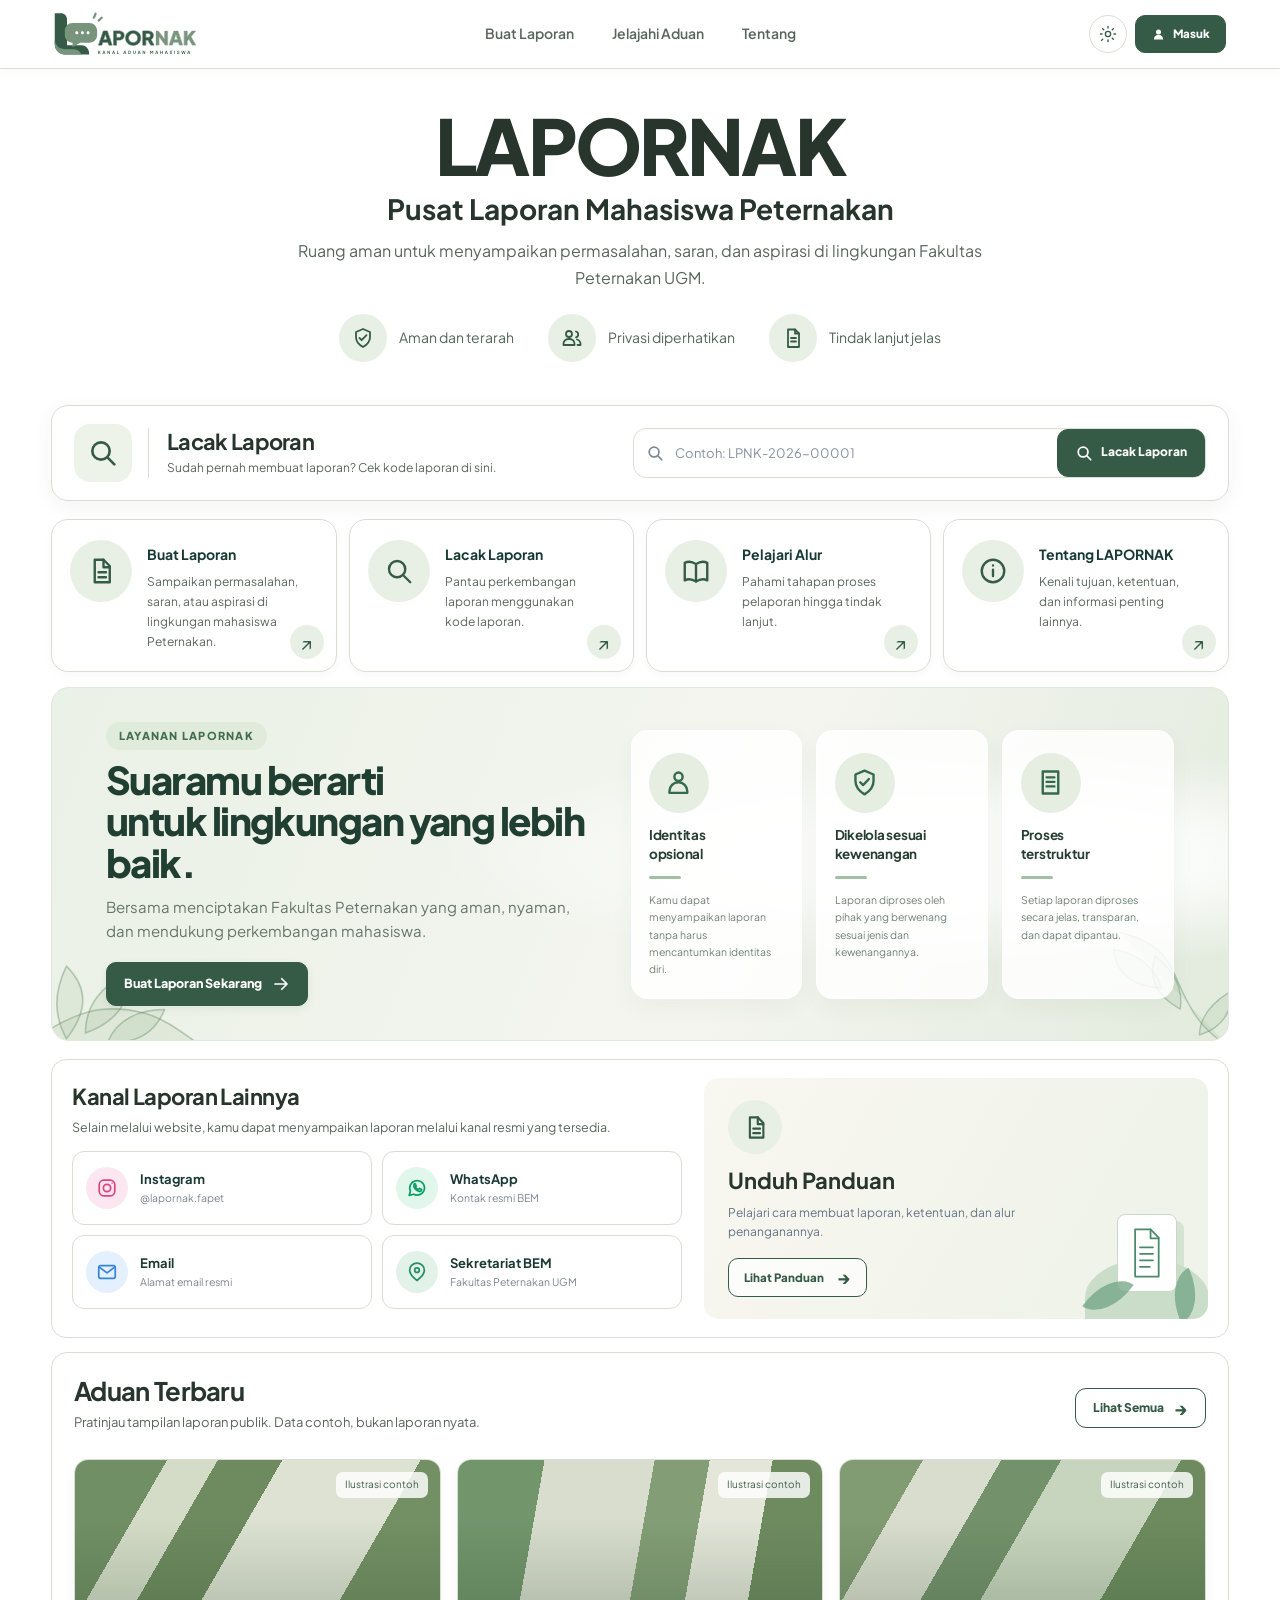
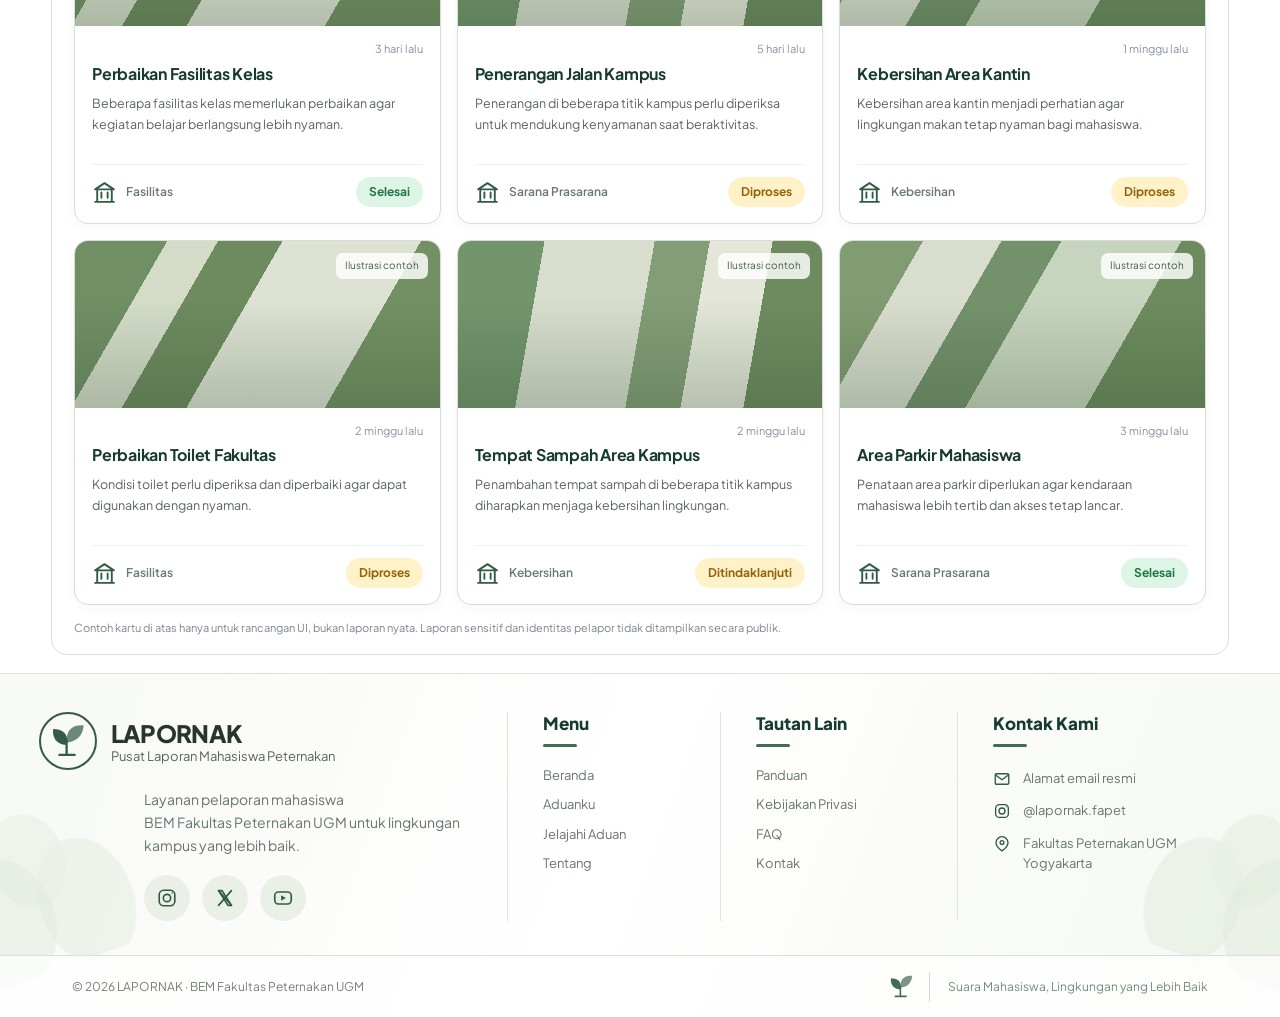
<file: index.html>
<!doctype html>

<html lang="id">
  <head>
    <meta charset="utf-8" />
    <meta content="width=device-width, initial-scale=1.0" name="viewport" />
    <meta content="#FFFFFF" name="theme-color" />
    <meta
      content="LaporNak! — Pusat Laporan Mahasiswa Peternakan"
      name="description"
    />
    <title>LaporNak!</title>
    <link rel="icon" type="image/svg+xml" href="assets/fav-icon.svg" />
    <link href="https://fonts.googleapis.com" rel="preconnect" />
    <link crossorigin="" href="https://fonts.gstatic.com" rel="preconnect" />
    <link
      href="https://fonts.googleapis.com/css2?family=Plus+Jakarta+Sans:wght@400;500;600;700;800&amp;display=swap"
      rel="stylesheet"
    />
    <link href="style.css" rel="stylesheet" />
  </head>
  <body>
    <header class="site-header">
      <a aria-label="LAPORNAK Beranda" class="brand" href="">
        <img
          class="brand-banner"
          src="assets/profile-header.svg"
          alt="LAPORNAK — Pusat Laporan Mahasiswa Peternakan"
        />
      </a>
      <nav aria-label="Navigasi utama" class="main-nav">
        <a href="/lapor">Buat Laporan</a>
        <a href="/aduan">Jelajahi Aduan</a>
        <a href="/tentang">Tentang</a>
      </nav>
      <div class="header-actions">
        <button
          aria-label="Pengaturan tampilan (belum aktif)"
          class="icon-button"
          title="Pengaturan tampilan belum aktif"
          type="button"
        >
          <svg aria-hidden="true" viewbox="0 0 24 24">
            <circle cx="12" cy="12" r="3.5"></circle>
            <path
              d="M12 2v2M12 20v2M4.93 4.93l1.42 1.42M17.65 17.65l1.42 1.42M2 12h2M20 12h2M4.93 19.07l-1.42 1.42M17.65 6.35l1.42-1.42"
            ></path>
          </svg>
        </button>
        <a
          aria-label="Masuk (fitur login belum aktif)"
          class="login-button"
          href="login"
        >
          <svg aria-hidden="true" viewbox="0 0 24 24">
            <path
              d="M12 12a4 4 0 1 0 0-8 4 4 0 0 0 0 8Z"
              fill="currentColor"
              stroke="none"
            ></path>
            <path
              d="M4.5 20a7.5 7.5 0 0 1 15 0Z"
              fill="currentColor"
              stroke="none"
            ></path>
          </svg>
          Masuk
        </a>
      </div>
      <button
        aria-expanded="false"
        aria-label="Buka menu navigasi"
        class="mobile-menu"
        id="mobile-menu"
      >
        <span></span><span></span><span></span>
      </button>
    </header>
    <main id="beranda">
      <section class="hero">
        <div aria-hidden="true" class="hero-decoration decoration-left"></div>
        <div aria-hidden="true" class="hero-decoration decoration-right"></div>
        <div class="hero-copy">
          <h1>LAPORNAK</h1>
          <h2>Pusat Laporan Mahasiswa Peternakan</h2>
          <p>
            Ruang aman untuk menyampaikan permasalahan, saran, dan aspirasi di
            lingkungan Fakultas Peternakan UGM.
          </p>
          <div class="hero-points">
            <span>
              <i aria-hidden="true" class="point-icon">
                <svg viewbox="0 0 24 24">
                  <path
                    d="M12 3 19 6v5c0 4.7-3 7.8-7 10-4-2.2-7-5.3-7-10V6l7-3Z"
                  ></path>
                  <path d="m8.5 12 2.2 2.2 4.8-5"></path>
                </svg>
              </i>
              Aman dan terarah
            </span>
            <span>
              <i aria-hidden="true" class="point-icon">
                <svg viewbox="0 0 24 24">
                  <circle cx="9" cy="8" r="3"></circle>
                  <path
                    d="M3.5 19v-1.2A4.8 4.8 0 0 1 8.3 13h1.4a4.8 4.8 0 0 1 4.8 4.8V19Z"
                  ></path>
                  <path
                    d="M16 5.5a3 3 0 0 1 0 5.8M17 13.5a4.7 4.7 0 0 1 3.5 4.5V19h-3"
                  ></path>
                </svg>
              </i>
              Privasi diperhatikan
            </span>
            <span>
              <i aria-hidden="true" class="point-icon">
                <svg viewbox="0 0 24 24">
                  <path d="M7 3.5h7l4 4V21H7Z"></path>
                  <path d="M14 3.5v4h4M10 12h5M10 15.5h5"></path>
                </svg>
              </i>
              Tindak lanjut jelas
            </span>
          </div>
        </div>
      </section>
      <section class="track-panel" id="aduanku">
        <div aria-hidden="true" class="track-icon-large">
          <svg viewbox="0 0 24 24">
            <circle cx="10.5" cy="10.5" r="6.5"></circle>
            <path d="m15.5 15.5 5 5"></path>
          </svg>
        </div>
        <div class="track-heading">
          <h2>Lacak Laporan</h2>
          <p>Sudah pernah membuat laporan? Cek kode laporan di sini.</p>
        </div>
        <form class="track-form" id="track-form">
          <label class="sr-only" for="report-code">Kode laporan</label>
          <span aria-hidden="true" class="search-symbol">
            <svg viewbox="0 0 24 24">
              <circle cx="10.8" cy="10.8" r="6.5"></circle>
              <path d="m16 16 5 5"></path>
            </svg>
          </span>
          <input
            autocomplete="off"
            id="report-code"
            name="report-code"
            placeholder="Contoh: LPNK-2026-00001"
            type="text"
          />
          <button class="primary-button" type="submit">
            <svg aria-hidden="true" viewbox="0 0 24 24">
              <circle cx="10.8" cy="10.8" r="6.5"></circle>
              <path d="m16 16 5 5"></path>
            </svg>
            Lacak Laporan
          </button>
        </form>
        <p
          class="form-feedback"
          hidden=""
          id="track-feedback"
          role="status"
        ></p>
      </section>
      <section aria-label="Pintasan layanan" class="quick-links">
        <a class="quick-card" href="#buat-laporan">
          <span class="quick-icon"
            ><svg viewbox="0 0 24 24">
              <path d="M7 3h7l5 5v13H7z"></path>
              <path d="M14 3v6h5M10 13h6M10 17h6"></path></svg
          ></span>
          <span class="quick-content"
            ><strong>Buat Laporan</strong
            ><small
              >Sampaikan permasalahan, saran, atau aspirasi di lingkungan
              mahasiswa Peternakan.</small
            ></span
          >
          <span class="arrow-circle">↗</span>
        </a>
        <a class="quick-card" href="#aduanku">
          <span class="quick-icon"
            ><svg viewbox="0 0 24 24">
              <circle cx="10.5" cy="10.5" r="6.5"></circle>
              <path d="m16 16 5 5"></path></svg
          ></span>
          <span class="quick-content"
            ><strong>Lacak Laporan</strong
            ><small
              >Pantau perkembangan laporan menggunakan kode laporan.</small
            ></span
          >
          <span class="arrow-circle">↗</span>
        </a>
        <a class="quick-card" href="#alur">
          <span class="quick-icon"
            ><svg viewbox="0 0 24 24">
              <path
                d="M3 5.5c3-1.5 6-1 9 1v14c-3-2-6-2.5-9-1zM21 5.5c-3-1.5-6-1-9 1v14c3-2 6-2.5 9-1z"
              ></path></svg
          ></span>
          <span class="quick-content"
            ><strong>Pelajari Alur</strong
            ><small
              >Pahami tahapan proses pelaporan hingga tindak lanjut.</small
            ></span
          >
          <span class="arrow-circle">↗</span>
        </a>
        <a class="quick-card" href="#tentang">
          <span class="quick-icon"
            ><svg viewbox="0 0 24 24">
              <circle cx="12" cy="12" r="9"></circle>
              <path d="M12 11v5M12 7.5h.01"></path></svg
          ></span>
          <span class="quick-content"
            ><strong>Tentang LAPORNAK</strong
            ><small
              >Kenali tujuan, ketentuan, dan informasi penting lainnya.</small
            ></span
          >
          <span class="arrow-circle">↗</span>
        </a>
      </section>
      <section class="mission-banner" id="buat-laporan">
        <div class="mission-copy">
          <span class="eyebrow">LAYANAN LAPORNAK</span>
          <h2>Suaramu berarti<br />untuk lingkungan yang lebih baik.</h2>
          <p>
            Bersama menciptakan Fakultas Peternakan yang aman, nyaman, dan
            mendukung perkembangan mahasiswa.
          </p>
          <a class="primary-button button-link" href="#aduanku">
            Buat Laporan Sekarang
            <svg
              aria-hidden="true"
              class="mission-button-arrow"
              viewbox="0 0 24 24"
            >
              <path d="M4 12h15M13 5l7 7-7 7"></path>
            </svg>
          </a>
        </div>
        <div aria-label="Prinsip layanan LAPORNAK" class="mission-benefits">
          <article class="benefit-card">
            <span aria-hidden="true" class="benefit-icon">
              <svg viewbox="0 0 24 24">
                <circle cx="12" cy="7.5" r="3.2"></circle>
                <path d="M5 20v-1.3a6.9 6.9 0 0 1 13.8 0V20Z"></path>
              </svg>
            </span>
            <h3>Identitas<br />opsional</h3>
            <span aria-hidden="true" class="benefit-rule"></span>
            <p>
              Kamu dapat menyampaikan laporan tanpa harus mencantumkan identitas
              diri.
            </p>
          </article>
          <article class="benefit-card">
            <span aria-hidden="true" class="benefit-icon">
              <svg viewbox="0 0 24 24">
                <path
                  d="m12 2.8 7 3v5.1c0 4.5-2.8 7.8-7 10.3-4.2-2.5-7-5.8-7-10.3V5.8Z"
                ></path>
                <path d="m8.7 11.8 2.2 2.2 4.5-4.7"></path>
              </svg>
            </span>
            <h3>Dikelola sesuai<br />kewenangan</h3>
            <span aria-hidden="true" class="benefit-rule"></span>
            <p>
              Laporan diproses oleh pihak yang berwenang sesuai jenis dan
              kewenangannya.
            </p>
          </article>
          <article class="benefit-card">
            <span aria-hidden="true" class="benefit-icon">
              <svg viewbox="0 0 24 24">
                <path d="M6 3.5h12v17H6z"></path>
                <path d="M9 8h6M9 11.5h6M9 15h6"></path>
              </svg>
            </span>
            <h3>Proses<br />terstruktur</h3>
            <span aria-hidden="true" class="benefit-rule"></span>
            <p>
              Setiap laporan diproses secara jelas, transparan, dan dapat
              dipantau.
            </p>
          </article>
        </div>
        <svg
          aria-hidden="true"
          class="mission-leaves mission-leaves-left"
          viewbox="0 0 180 150"
        >
          <path d="M-10 133C35 102 65 91 111 103c22 6 39 20 69 41"></path>
          <path d="M28 130C15 106 14 82 28 53c21 21 25 45 0 77Z"></path>
          <path d="M48 124C48 96 65 73 94 60c3 29-12 52-46 64Z"></path>
          <path d="M72 133C81 111 103 99 132 99c-10 24-29 37-60 34Z"></path>
        </svg>
        <svg
          aria-hidden="true"
          class="mission-leaves mission-leaves-right"
          viewbox="0 0 180 150"
        >
          <path d="M8 146c45-26 54-64 69-94 13-25 32-35 62-43"></path>
          <path d="M67 101c-4-25 7-46 30-64 9 27-1 48-30 64Z"></path>
          <path d="M89 76c8-26 29-41 58-47-3 29-22 45-58 47Z"></path>
          <path d="M44 132c-1-23-16-40-39-53 0 28 13 45 39 53Z"></path>
        </svg>
      </section>
      <section class="support-section" id="tentang">
        <div class="channels-panel">
          <div class="section-heading">
            <h2>Kanal Laporan Lainnya</h2>
            <p>
              Selain melalui website, kamu dapat menyampaikan laporan melalui
              kanal resmi yang tersedia.
            </p>
          </div>
          <div class="channel-grid">
            <a
              aria-label="Instagram LAPORNAK, tautan kontak perlu dikonfigurasi"
              class="channel-card"
              href="#kontak"
              ><span aria-hidden="true" class="channel-icon instagram"
                ><svg viewbox="0 0 24 24">
                  <rect height="17" rx="5" width="17" x="3.5" y="3.5"></rect>
                  <circle cx="12" cy="12" r="4"></circle>
                  <circle
                    class="icon-fill"
                    cx="17.6"
                    cy="6.6"
                    r=".8"
                  ></circle></svg></span
              ><span
                ><strong>Instagram</strong><small>@lapornak.fapet</small></span
              ></a
            >
            <a
              aria-label="WhatsApp resmi, tautan kontak perlu dikonfigurasi"
              class="channel-card"
              href="#kontak"
              ><span aria-hidden="true" class="channel-icon whatsapp"
                ><svg viewbox="0 0 24 24">
                  <path
                    d="M20.2 11.7a8.1 8.1 0 0 1-11.9 7.1L3.5 20l1.3-4.5a8.1 8.1 0 1 1 15.4-3.8Z"
                  ></path>
                  <path
                    d="M8.7 8.1c.2-.5.4-.5.7-.5h.5c.2 0 .4.1.5.4l.7 1.6c.1.2.1.4-.1.6l-.5.6c-.2.2-.2.4 0 .7.6 1 1.4 1.7 2.5 2.2.3.1.5.1.7-.1l.8-.9c.2-.2.4-.2.6-.1l1.5.7c.3.1.4.3.4.5 0 .4-.2 1.2-.7 1.5-.5.4-1.1.6-1.8.4-1-.2-2.3-.8-3.7-2-1.2-1.1-2-2.5-2.2-3.4-.2-.8.1-1.5.6-2.2Z"
                  ></path></svg></span
              ><span
                ><strong>WhatsApp</strong><small>Kontak resmi BEM</small></span
              ></a
            >
            <a
              aria-label="Email resmi, alamat perlu dikonfigurasi"
              class="channel-card"
              href="#kontak"
              ><span aria-hidden="true" class="channel-icon email"
                ><svg viewbox="0 0 24 24">
                  <rect height="14" rx="2" width="18" x="3" y="5"></rect>
                  <path d="m4 7 8 6 8-6"></path></svg></span
              ><span
                ><strong>Email</strong><small>Alamat email resmi</small></span
              ></a
            >
            <a class="channel-card" href="#kontak"
              ><span aria-hidden="true" class="channel-icon location"
                ><svg viewbox="0 0 24 24">
                  <path
                    d="M20 10.2c0 5.2-8 11-8 11s-8-5.8-8-11a8 8 0 1 1 16 0Z"
                  ></path>
                  <circle cx="12" cy="10" r="2.5"></circle></svg></span
              ><span
                ><strong>Sekretariat BEM</strong
                ><small>Fakultas Peternakan UGM</small></span
              ></a
            >
          </div>
        </div>
        <div class="guide-panel" id="alur">
          <div class="guide-copy">
            <span class="quick-icon guide-icon"
              ><svg viewbox="0 0 24 24">
                <path d="M7 3h7l5 5v13H7z"></path>
                <path d="M14 3v6h5M10 13h6M10 17h6"></path></svg
            ></span>
            <h2>Unduh Panduan</h2>
            <p>
              Pelajari cara membuat laporan, ketentuan, dan alur penanganannya.
            </p>
            <a class="outline-button" href="#alur"
              >Lihat Panduan <span>→</span></a
            >
          </div>
          <div aria-hidden="true" class="guide-art">
            <span class="guide-document"
              ><svg viewbox="0 0 48 64">
                <path d="M10 3h19l10 10v48H10z"></path>
                <path
                  d="M29 3v11h10M16 25h16M16 33h16M16 41h16M16 49h12"
                ></path></svg
            ></span>
            <i></i><b></b>
          </div>
        </div>
      </section>
      <section class="latest-section" id="jelajahi">
        <div class="latest-heading">
          <div>
            <h2>Aduan Terbaru</h2>
            <p>
              Pratinjau tampilan laporan publik. Data contoh, bukan laporan
              nyata.
            </p>
          </div>
          <a class="outline-button compact" href="#jelajahi"
            >Lihat Semua <span>→</span></a
          >
        </div>
        <div class="report-grid">
          <article class="report-card">
            <div class="report-image campus-photo photo-one">
              <span class="sample-label">Ilustrasi contoh</span>
            </div>
            <div class="report-body">
              <time>3 hari lalu</time>
              <h3>Perbaikan Fasilitas Kelas</h3>
              <p>
                Beberapa fasilitas kelas memerlukan perbaikan agar kegiatan
                belajar berlangsung lebih nyaman.
              </p>
              <div class="report-meta">
                <span class="report-category"
                  ><svg aria-hidden="true" viewbox="0 0 24 24">
                    <path
                      d="M3 21h18M5 21V9h14v12M3 9l9-6 9 6M9 12v5M15 12v5"
                    ></path></svg
                  >Fasilitas</span
                >
                <span class="status status-done">Selesai</span>
              </div>
            </div>
          </article>
          <article class="report-card">
            <div class="report-image campus-photo photo-two">
              <span class="sample-label">Ilustrasi contoh</span>
            </div>
            <div class="report-body">
              <time>5 hari lalu</time>
              <h3>Penerangan Jalan Kampus</h3>
              <p>
                Penerangan di beberapa titik kampus perlu diperiksa untuk
                mendukung kenyamanan saat beraktivitas.
              </p>
              <div class="report-meta">
                <span class="report-category"
                  ><svg aria-hidden="true" viewbox="0 0 24 24">
                    <path
                      d="M3 21h18M5 21V9h14v12M3 9l9-6 9 6M9 12v5M15 12v5"
                    ></path></svg
                  >Sarana Prasarana</span
                >
                <span class="status status-progress">Diproses</span>
              </div>
            </div>
          </article>
          <article class="report-card">
            <div class="report-image campus-photo photo-three">
              <span class="sample-label">Ilustrasi contoh</span>
            </div>
            <div class="report-body">
              <time>1 minggu lalu</time>
              <h3>Kebersihan Area Kantin</h3>
              <p>
                Kebersihan area kantin menjadi perhatian agar lingkungan makan
                tetap nyaman bagi mahasiswa.
              </p>
              <div class="report-meta">
                <span class="report-category"
                  ><svg aria-hidden="true" viewbox="0 0 24 24">
                    <path
                      d="M3 21h18M5 21V9h14v12M3 9l9-6 9 6M9 12v5M15 12v5"
                    ></path></svg
                  >Kebersihan</span
                >
                <span class="status status-progress">Diproses</span>
              </div>
            </div>
          </article>
          <article class="report-card">
            <div class="report-image campus-photo photo-one">
              <span class="sample-label">Ilustrasi contoh</span>
            </div>
            <div class="report-body">
              <time>2 minggu lalu</time>
              <h3>Perbaikan Toilet Fakultas</h3>
              <p>
                Kondisi toilet perlu diperiksa dan diperbaiki agar dapat
                digunakan dengan nyaman.
              </p>
              <div class="report-meta">
                <span class="report-category"
                  ><svg aria-hidden="true" viewBox="0 0 24 24">
                    <path
                      d="M3 21h18M5 21V9h14v12M3 9l9-6 9 6M9 12v5M15 12v5"
                    ></path></svg
                  >Fasilitas</span
                ><span class="status status-progress">Diproses</span>
              </div>
            </div>
          </article>
          <article class="report-card">
            <div class="report-image campus-photo photo-two">
              <span class="sample-label">Ilustrasi contoh</span>
            </div>
            <div class="report-body">
              <time>2 minggu lalu</time>
              <h3>Tempat Sampah Area Kampus</h3>
              <p>
                Penambahan tempat sampah di beberapa titik kampus diharapkan
                menjaga kebersihan lingkungan.
              </p>
              <div class="report-meta">
                <span class="report-category"
                  ><svg aria-hidden="true" viewBox="0 0 24 24">
                    <path
                      d="M3 21h18M5 21V9h14v12M3 9l9-6 9 6M9 12v5M15 12v5"
                    ></path></svg
                  >Kebersihan</span
                ><span class="status status-progress">Ditindaklanjuti</span>
              </div>
            </div>
          </article>
          <article class="report-card">
            <div class="report-image campus-photo photo-three">
              <span class="sample-label">Ilustrasi contoh</span>
            </div>
            <div class="report-body">
              <time>3 minggu lalu</time>
              <h3>Area Parkir Mahasiswa</h3>
              <p>
                Penataan area parkir diperlukan agar kendaraan mahasiswa lebih
                tertib dan akses tetap lancar.
              </p>
              <div class="report-meta">
                <span class="report-category"
                  ><svg aria-hidden="true" viewBox="0 0 24 24">
                    <path
                      d="M3 21h18M5 21V9h14v12M3 9l9-6 9 6M9 12v5M15 12v5"
                    ></path></svg
                  >Sarana Prasarana</span
                ><span class="status status-done">Selesai</span>
              </div>
            </div>
          </article>
        </div>
        <p class="privacy-note">
          Contoh kartu di atas hanya untuk rancangan UI, bukan laporan nyata.
          Laporan sensitif dan identitas pelapor tidak ditampilkan secara
          publik.
        </p>
      </section>
    </main>
    <footer class="site-footer" id="kontak">
      <div class="footer-main">
        <div class="footer-brand">
          <a
            class="brand footer-logo"
            href="#beranda"
            aria-label="LAPORNAK Beranda"
          >
            <span aria-hidden="true" class="brand-symbol">
              <svg viewBox="0 0 48 48">
                <path
                  d="M23 39V23"
                  fill="none"
                  stroke="currentColor"
                  stroke-linecap="round"
                  stroke-width="2.6"
                ></path>
                <path
                  d="M23 28C10 27 7 18 8 10c11 0 18 6 15 18Z"
                  fill="currentColor"
                ></path>
                <path
                  d="M23 21C24 9 32 5 42 6c-1 11-7 18-19 19Z"
                  fill="currentColor"
                  opacity=".72"
                ></path>
                <path
                  d="M15 39h17"
                  fill="none"
                  stroke="currentColor"
                  stroke-linecap="round"
                  stroke-width="2.6"
                ></path>
              </svg>
            </span>
            <span class="brand-copy"
              ><strong>LAPORNAK</strong
              ><small>Pusat Laporan Mahasiswa Peternakan</small></span
            >
          </a>
          <p class="footer-description">
            Layanan pelaporan mahasiswa<br class="desktop-break" />
            BEM Fakultas Peternakan UGM untuk lingkungan kampus yang lebih baik.
          </p>
          <div class="footer-socials" aria-label="Media sosial LAPORNAK">
            <a
              href="#kontak"
              aria-label="Instagram LAPORNAK"
              title="Instagram LAPORNAK"
              ><svg viewBox="0 0 24 24" aria-hidden="true">
                <rect x="3.5" y="3.5" width="17" height="17" rx="5"></rect>
                <circle cx="12" cy="12" r="4"></circle>
                <circle
                  cx="17.6"
                  cy="6.6"
                  r=".8"
                  class="icon-fill"
                ></circle></svg
            ></a>
            <a href="#kontak" aria-label="X LAPORNAK" title="X LAPORNAK"
              ><svg viewBox="0 0 24 24" aria-hidden="true">
                <path d="M5 4h3.8L19 20h-3.8L5 4Z"></path>
                <path d="M19 4 5 20M5 4l14 16"></path></svg
            ></a>
            <a
              href="#kontak"
              aria-label="YouTube LAPORNAK"
              title="YouTube LAPORNAK"
              ><svg viewBox="0 0 24 24" aria-hidden="true">
                <rect x="3" y="5.5" width="18" height="13" rx="4"></rect>
                <path class="icon-fill" d="m10 9 5 3-5 3Z"></path></svg
            ></a>
          </div>
        </div>
        <nav class="footer-column" aria-label="Menu footer">
          <h3>Menu</h3>
          <a href="#beranda">Beranda</a><a href="#aduanku">Aduanku</a
          ><a href="#jelajahi">Jelajahi Aduan</a><a href="#tentang">Tentang</a>
        </nav>
        <nav class="footer-column" aria-label="Tautan lain">
          <h3>Tautan Lain</h3>
          <a href="#alur">Panduan</a
          ><a href="#kebijakan-privasi">Kebijakan Privasi</a
          ><a href="#faq">FAQ</a><a href="#kontak">Kontak</a>
        </nav>
        <div class="footer-column footer-contact">
          <h3>Kontak Kami</h3>
          <a href="#kontak"
            ><svg viewBox="0 0 24 24" aria-hidden="true">
              <rect x="3" y="5" width="18" height="14" rx="1.5"></rect>
              <path d="m4 7 8 6 8-6"></path></svg
            ><span>Alamat email resmi</span></a
          >
          <a href="#kontak"
            ><svg viewBox="0 0 24 24" aria-hidden="true">
              <rect x="3.5" y="3.5" width="17" height="17" rx="5"></rect>
              <circle cx="12" cy="12" r="4"></circle>
              <circle cx="17.6" cy="6.6" r=".8" class="icon-fill"></circle></svg
            ><span>@lapornak.fapet</span></a
          >
          <p>
            <svg viewBox="0 0 24 24" aria-hidden="true">
              <path
                d="M20 10.2c0 5.2-8 11-8 11s-8-5.8-8-11a8 8 0 1 1 16 0Z"
              ></path>
              <circle cx="12" cy="10" r="2.5"></circle></svg
            ><span>Fakultas Peternakan UGM<br />Yogyakarta</span>
          </p>
        </div>
      </div>
      <div class="footer-bottom">
        <p>© <span id="year"></span> LAPORNAK · BEM Fakultas Peternakan UGM</p>
        <div class="footer-tagline">
          <svg viewBox="0 0 48 48" aria-hidden="true">
            <path
              d="M23 39V23"
              fill="none"
              stroke="currentColor"
              stroke-linecap="round"
              stroke-width="2.6"
            ></path>
            <path
              d="M23 28C10 27 7 18 8 10c11 0 18 6 15 18Z"
              fill="currentColor"
            ></path>
            <path
              d="M23 21C24 9 32 5 42 6c-1 11-7 18-19 19Z"
              fill="currentColor"
              opacity=".72"
            ></path>
            <path
              d="M15 39h17"
              fill="none"
              stroke="currentColor"
              stroke-linecap="round"
              stroke-width="2.6"
            ></path></svg
          ><span>Suara Mahasiswa, Lingkungan yang Lebih Baik</span>
        </div>
      </div>
    </footer>
    <script src="script.js"></script>
  </body>
</html>
</file>
<file: style.css>
/* LAPORNAK — Modern student-centered homepage
   Design System v1.2: Sage Green + White, Plus Jakarta Sans.
   Gambar dan informasi contoh sengaja dibuat sebagai placeholder yang dapat diganti.
*/
:root {
  --color-primary: #78947C;
  --color-primary-strong: #355B46;
  --color-primary-hover: #294735;
  --color-background: var(--color-surface);
  --color-surface: #FFFFFF;
  --color-surface-muted: #E8EFE6;
  --color-background-warm: #F6F4EC;
  --color-text: #27352D;
  --color-text-muted: #59665D;
  --color-border: #D8DED5;
  --color-success: #286345;
  --color-warning: #8A5A12;
  --color-danger: #A33434;

  /* Compatibility aliases for existing component rules */
  --sage: var(--color-primary);
  --forest: var(--color-primary-strong);
  --forest-dark: var(--color-primary-hover);
  --forest-deep: #27352D;
  --pale-sage: var(--color-surface-muted);
  --pale-sage-2: #F2F5EF;
  --cream: var(--color-background-warm);
  --white: var(--color-surface);
  --text: var(--color-text);
  --muted: var(--color-text-muted);
  --border: var(--color-border);
  --shadow: 0 8px 24px rgba(26, 55, 41, .07);
}

* {
  box-sizing: border-box;
}

html {
  scroll-behavior: smooth;
  scroll-padding-top: 90px;
}

body {
  margin: 0;
  background: var(--color-background);
  color: var(--color-text);
  font-family: "Plus Jakarta Sans", sans-serif;
  line-height: 1.55;
  -webkit-font-smoothing: antialiased;
  text-rendering: optimizeLegibility;
}

a {
  color: inherit;
  text-decoration: none;
}

button,
input {
  font: inherit;
}

button,
a {
  -webkit-tap-highlight-color: transparent;
}

a:focus-visible,
button:focus-visible,
input:focus-visible {
  outline: 3px solid #B6D1B8;
  outline-offset: 3px;
}

.site-header {
  min-height: 68px;
  padding: 9px clamp(20px, 4.2vw, 64px);
  display: grid;
  grid-template-columns: minmax(260px, 1fr) auto minmax(190px, 1fr);
  align-items: center;
  gap: 24px;
  background: rgba(255, 255, 255, .98);
  border-bottom: 1px solid var(--color-border);
  position: sticky;
  top: 0;
  z-index: 50;
  box-shadow: 0 2px 10px rgba(28, 48, 35, .025);
}

.brand {
  display: inline-flex;
  align-items: center;
  gap: 10px;
  min-width: 0;
  transform: translateX(-33px);
}

.brand-banner {
  display: block;
  width: 190px;
  max-width: 100%;
  height: auto;
  object-fit: contain;
}

.brand-symbol {
  width: 44px;
  height: 44px;
  display: grid;
  place-items: center;
  flex: 0 0 auto;
  border: 2px solid var(--forest);
  color: var(--forest);
  border-radius: 50%;
  background: #F7FAF5;
}

.brand-symbol svg {
  width: 35px;
  height: 35px;
}

.brand-copy {
  display: flex;
  flex-direction: column;
  line-height: 1.25;
}

.brand-copy strong {
  color: var(--forest-deep);
  font-size: 17px;
  font-weight: 800;
  letter-spacing: -.3px;
}

.brand-copy small {
  color: var(--muted);
  font-size: 9.5px;
  white-space: nowrap;
}

.main-nav {
  display: flex;
  align-items: center;
  justify-content: center;
  gap: 8px;
}

.main-nav a {
  color: var(--color-text-muted);
  font-size: 14px;
  font-weight: 600;
  padding: 9px 15px;
  border-radius: 12px;
  transition: background .18s ease, color .18s ease;
  white-space: nowrap;
}

.main-nav a:hover,
.main-nav a.active {
  color: var(--forest-deep);
  background: #EEF3EC;
}

.header-actions {
  display: flex;
  align-items: center;
  justify-content: flex-end;
  gap: 8px;
}

.icon-button {
  width: 38px;
  height: 38px;
  display: grid;
  place-items: center;
  color: var(--forest);
  border: 1px solid var(--border);
  background: var(--color-surface);
  border-radius: 50%;
  cursor: pointer;
}

.icon-button svg {
  width: 18px;
  height: 18px;
  fill: none;
  stroke: currentColor;
  stroke-width: 1.8;
  stroke-linecap: round;
  stroke-linejoin: round;
}

.login-button {
  min-height: 38px;
  padding: 0 15px;
  display: inline-flex;
  align-items: center;
  gap: 7px;
  color: white;
  background: var(--forest);
  border: 1px solid var(--forest);
  border-radius: 10px;
  font-size: 11.5px;
  font-weight: 800;
}

.login-button:hover,
.primary-button:hover {
  background: var(--forest-dark);
}

.login-button svg {
  width: 15px;
  height: 15px;
}

.mobile-menu {
  display: none;
  border: 0;
  background: transparent;
  padding: 8px;
}

.mobile-menu span {
  display: block;
  width: 22px;
  height: 2px;
  margin: 4px 0;
  border-radius: 2px;
  background: var(--forest);
}


.hero {
  min-height: 300px;
  padding: 48px clamp(22px, 5vw, 64px) 34px;
  position: relative;
  overflow: hidden;
  display: flex;
  align-items: center;
  justify-content: center;
  background: #FFFFFF;
}

.eyebrow {
  color: #648A6D;
  font-size: 10px;
  letter-spacing: 1.5px;
  font-weight: 800;
}






.hero-decoration {
  position: absolute;
  border-radius: 50%;
  background: transparent;
  pointer-events: none;
}



.campus-tree:after {
  content: "";
  position: absolute;
  width: 9px;
  height: 40px;
  background: #8B7454;
  left: 48%;
  bottom: -10px;
}



.hero-copy {
  position: relative;
  z-index: 2;
  width: min(100%, 860px);
  margin-inline: auto;
  padding: 0;
  text-align: center;
}

.hero .eyebrow {
  display: inline-block;
  color: #648A6D;
  font-size: 11px;
  letter-spacing: 1.6px;
  font-weight: 800;
}

.hero h1 {
  margin: 10px 0 3px;
  color: var(--forest-deep);
  font-size: clamp(42px, 5vw, 62px);
  line-height: 1.08;
  font-weight: 800;
  letter-spacing: -1.8px;
}

.hero h2 {
  margin: 8px 0 10px;
  color: var(--forest-deep);
  font-size: clamp(17px, 2vw, 23px);
  line-height: 1.4;
}

.hero-copy>p {
  max-width: 660px;
  margin: 0 auto;
  color: var(--color-text-muted);
  font-size: 14px;
  line-height: 1.7;
}

.hero-points {
  margin-top: 23px;
  display: flex;
  justify-content: center;
  align-items: center;
  flex-wrap: wrap;
  gap: 12px 26px;
}

.hero-points>span {
  display: inline-flex;
  align-items: center;
  gap: 9px;
  color: #53665B;
  font-size: 12px;
}

.point-icon {
  width: 34px;
  height: 34px;
  display: inline-grid;
  place-items: center;
  border-radius: 50%;
  background: #E7EFE4;
  color: var(--forest);
  font-style: normal;
  font-weight: 800;
  font-size: 13px;
}

.decoration-left {
  width: 230px;
  height: 230px;
  left: -130px;
  bottom: -145px;
}

.decoration-right {
  width: 190px;
  height: 190px;
  right: -110px;
  top: -105px;
}

.track-panel {
  position: relative;
  z-index: 3;
  margin: -5px clamp(20px, 4vw, 58px) 14px;
  padding: 17px 24px 19px;
  background: var(--color-surface);
  border: 1px solid var(--color-border);
  border-radius: 16px;
  box-shadow: 0 7px 22px rgba(31, 57, 39, .08);
}

.track-heading h2 {
  margin: 0;
  color: var(--forest-deep);
  font-size: 20px;
  letter-spacing: -.6px;
}

.track-heading p {
  margin: 2px 0 10px;
  color: var(--muted);
  font-size: 11.5px;
}

.track-form {
  display: grid;
  grid-template-columns: auto 1fr auto;
  align-items: center;
  gap: 10px;
  padding-left: 12px;
}

.search-symbol {
  display: grid;
  place-items: center;
  color: #7C8797;
}

.search-symbol svg,
.primary-button svg {
  width: 18px;
  height: 18px;
  fill: none;
  stroke: currentColor;
  stroke-width: 2.3;
  stroke-linecap: round;
}

.track-form input {
  min-width: 0;
  height: 44px;
  border: 0;
  outline: 0;
  color: var(--text);
  background: transparent;
  font-size: 12px;
}

.track-form input::placeholder {
  color: #8791A0;
}

.primary-button {
  display: inline-flex;
  align-items: center;
  justify-content: center;
  gap: 8px;
  min-height: 44px;
  padding: 0 18px;
  color: white;
  border: 1px solid var(--forest);
  border-radius: 10px;
  background: var(--forest);
  font-size: 11.5px;
  font-weight: 800;
  cursor: pointer;
  transition: background .18s ease;
}

.form-feedback {
  margin: 10px 0 0 30px;
  color: var(--color-warning);
  font-size: 11px;
}

.form-feedback[hidden] {
  display: none;
}

.quick-links {
  margin: 0 clamp(20px, 4vw, 58px) 15px;
  display: grid;
  grid-template-columns: repeat(4, minmax(0, 1fr));
  gap: 8px;
}

.quick-card {
  min-height: 112px;
  position: relative;
  display: flex;
  align-items: flex-start;
  gap: 11px;
  padding: 14px 12px;
  border: 1px solid var(--border);
  border-radius: 13px;
  background: var(--color-surface);
  box-shadow: 0 3px 9px rgba(31, 57, 39, .035);
  transition: transform .18s ease, border-color .18s ease;
}

.quick-card:hover {
  transform: translateY(-2px);
  border-color: #C3D5C1;
}

.quick-icon {
  width: 48px;
  height: 48px;
  flex: 0 0 48px;
  display: grid;
  place-items: center;
  border-radius: 50%;
  color: var(--forest);
  background: #E8F0E5;
}

.quick-icon svg {
  width: 24px;
  height: 24px;
  fill: none;
  stroke: currentColor;
  stroke-width: 1.9;
  stroke-linecap: round;
  stroke-linejoin: round;
}

.quick-content {
  min-width: 0;
  display: flex;
  flex-direction: column;
  gap: 6px;
  padding-top: 4px;
  padding-right: 12px;
}

.quick-content strong {
  color: #173B31;
  font-size: 10.5px;
  line-height: 1.4;
}

.quick-content small {
  color: var(--color-text-muted);
  font-size: 9.5px;
  line-height: 1.5;
}

.arrow-circle {
  position: absolute;
  right: 10px;
  bottom: 10px;
  width: 25px;
  height: 25px;
  display: grid;
  place-items: center;
  border-radius: 50%;
  color: var(--forest);
  background: #E8F0E5;
  font-size: 15px;
}

.mission-banner {
  position: relative;
  overflow: hidden;
  margin: 0 clamp(20px, 4vw, 58px) 14px;
  min-height: 190px;
  padding: 23px clamp(24px, 4vw, 40px);
  display: grid;
  grid-template-columns: 1.15fr 1fr;
  align-items: center;
  gap: 22px;
  border-radius: 15px;
  background: linear-gradient(115deg, #E9F0E6, #F5F6F0 75%, #E4EDE0);
}

.mission-copy {
  position: relative;
  z-index: 2;
}

.mission-copy h2 {
  margin: 5px 0 4px;
  color: var(--forest-deep);
  font-size: clamp(22px, 2.6vw, 29px);
  line-height: 1.16;
  letter-spacing: -.8px;
}

.mission-copy p {
  max-width: 450px;
  margin: 0 0 13px;
  color: #617267;
  font-size: 11.5px;
  line-height: 1.5;
}

.button-link {
  min-height: 38px;
  padding: 0 15px;
}

.button-link span,
.outline-button span {
  font-size: 17px;
  margin-left: 4px;
}

.mission-benefits {
  display: grid;
  grid-template-columns: repeat(3, minmax(0, 1fr));
  gap: 10px;
  position: relative;
  z-index: 2;
}

.benefit-card {
  min-height: 120px;
  padding: 15px 8px;
  display: flex;
  flex-direction: column;
  align-items: center;
  justify-content: center;
  gap: 7px;
  border: 1px solid rgba(255, 255, 255, .75);
  border-radius: 13px;
  background: rgba(255, 255, 255, .78);
  text-align: center;
  color: #637083;
  font-size: 10.5px;
}

.benefit-icon {
  width: 48px;
  height: 48px;
  display: grid;
  place-items: center;
  border-radius: 50%;
  background: #E7EFE4;
  color: var(--forest);
  font-size: 20px;
  font-weight: 800;
}

.leaf-decoration {
  position: absolute;
  right: -8px;
  bottom: -56px;
  color: rgba(111, 151, 104, .23);
  font-size: 180px;
  transform: rotate(-22deg);
}

.support-section {
  margin: 0 clamp(20px, 4vw, 58px) 14px;
  padding: 14px;
  display: grid;
  grid-template-columns: 1.15fr 1fr;
  gap: 16px;
  border-radius: 14px;
  background: var(--color-surface);
  border: 1px solid var(--color-border);
}

.channels-panel {
  padding: 0 5px;
}

.section-heading h2,
.latest-heading h2 {
  margin: 0;
  color: var(--forest-deep);
  font-size: 18px;
  letter-spacing: -.5px;
}

.section-heading p,
.latest-heading p {
  margin: 3px 0 9px;
  color: var(--muted);
  font-size: 11px;
}

.channel-grid {
  display: grid;
  grid-template-columns: repeat(2, minmax(0, 1fr));
  gap: 7px;
}

.channel-card {
  min-height: 48px;
  display: flex;
  align-items: center;
  gap: 9px;
  padding: 7px 9px;
  border: 1px solid var(--border);
  border-radius: 9px;
  background: var(--color-surface);
}

.channel-icon {
  width: 31px;
  height: 31px;
  display: grid;
  place-items: center;
  border-radius: 9px;
  font-size: 19px;
  font-weight: 800;
}

.instagram {
  color: #D94683;
  background: #FCE7F1;
}

.whatsapp {
  color: #0A9F65;
  background: #E1F7EC;
}

.email {
  color: #3685D9;
  background: #E5F0FF;
}

.location {
  color: #278E68;
  background: #E2F2E9;
}

.channel-card strong,
.channel-card small {
  display: block;
}

.channel-card strong {
  color: #1B3B32;
  font-size: 10px;
}

.channel-card small {
  color: #7B8592;
  font-size: 9px;
}

.guide-panel {
  min-height: 155px;
  overflow: hidden;
  position: relative;
  display: flex;
  align-items: center;
  padding: 17px 20px;
  border-radius: 12px;
  background: linear-gradient(120deg, #F8F7F0, #EEF2E8);
}

.guide-copy {
  position: relative;
  z-index: 2;
  max-width: 68%;
}

.guide-icon {
  width: 42px;
  height: 42px;
  margin-bottom: 7px;
}

.guide-copy h2 {
  display: inline-block;
  margin: 0 0 0 8px;
  color: var(--forest-deep);
  font-size: 15px;
  vertical-align: 15px;
}

.guide-copy p {
  margin: 0 0 14px;
  color: #667487;
  font-size: 10.5px;
}

.outline-button {
  min-height: 34px;
  display: inline-flex;
  align-items: center;
  justify-content: center;
  gap: 6px;
  padding: 0 14px;
  border: 1px solid var(--forest);
  border-radius: 9px;
  color: var(--forest);
  background: rgba(255, 255, 255, .7);
  font-size: 10.5px;
  font-weight: 800;
}

.outline-button:hover {
  background: #EAF1E7;
}

.guide-art {
  position: absolute;
  right: 13px;
  bottom: 0;
  width: 105px;
  height: 120px;
  display: grid;
  place-items: center;
  color: #4C8A6C;
}

.guide-art:before {
  content: "";
  position: absolute;
  bottom: -22px;
  width: 112px;
  height: 85px;
  background: #C9DDC9;
  border-radius: 50% 50% 0 0;
}

.guide-art span {
  position: relative;
  z-index: 2;
  width: 58px;
  height: 76px;
  display: grid;
  place-items: center;
  background: #FFFFFF;
  border: 1px solid #C7D8C7;
  border-radius: 7px;
  box-shadow: 8px 8px 0 #D7E5D5;
  font-size: 35px;
}

.guide-art i,
.guide-art b {
  position: absolute;
  z-index: 3;
  width: 30px;
  height: 47px;
  bottom: 0;
  border-radius: 100% 0 100% 0;
  background: #79A88A;
  transform: rotate(-25deg);
  opacity: .8;
}

.guide-art i {
  right: 3px;
}

.guide-art b {
  left: 2px;
  transform: rotate(35deg);
}

.latest-section {
  margin: 0 clamp(20px, 4vw, 58px) 18px;
  padding: 15px 16px 13px;
  border-radius: 14px;
  border: 1px solid var(--color-border);
  background: var(--color-surface);
}

.latest-heading {
  display: flex;
  align-items: flex-start;
  justify-content: space-between;
  gap: 12px;
  margin-bottom: 10px;
}

.compact {
  min-height: 30px;
  padding-inline: 11px;
  font-size: 9.5px;
  white-space: nowrap;
}

.report-grid {
  display: grid;
  grid-template-columns: repeat(3, minmax(0, 1fr));
  gap: 10px;
}

.report-card {
  overflow: hidden;
  border: 1px solid var(--color-border);
  border-radius: 10px;
  background: var(--color-surface);
  box-shadow: 0 3px 8px rgba(29, 53, 37, .045);
}

.report-image {
  height: 96px;
  position: relative;
  overflow: hidden;
}

.campus-photo {
  background-color: #A8BDA1;
}

.photo-one {
  background: linear-gradient(180deg, transparent 35%, rgba(29, 59, 33, .22)), linear-gradient(120deg, #718F65 0 20%, #D4DCC8 20% 31%, #6E8A5F 31% 45%, #DDE2D2 45% 75%, #739064 75%);
}

.photo-two {
  background: linear-gradient(180deg, transparent 35%, rgba(29, 59, 33, .22)), linear-gradient(100deg, #72956C 0 22%, #D8DDCE 22% 50%, #839E76 50% 64%, #E3E6D8 64% 80%, #6E8B60 80%);
}

.photo-three {
  background: linear-gradient(180deg, transparent 35%, rgba(29, 59, 33, .22)), linear-gradient(120deg, #819B72 0 18%, #D9DDCE 18% 35%, #73916B 35% 48%, #C8D5BE 48% 74%, #6D8B5E 74%);
}

.sample-label {
  position: absolute;
  top: 7px;
  right: 7px;
  padding: 3px 6px;
  color: #405E49;
  background: rgba(255, 255, 255, .83);
  border-radius: 5px;
  font-size: 8px;
}

.status {
  position: absolute;
  bottom: 7px;
  left: 8px;
  padding: 4px 9px;
  border-radius: 20px;
  font-size: 8px;
  font-weight: 800;
}

.status-done {
  color: var(--color-success);
  background: #DDF6E6;
}

.status-progress {
  color: #215A9C;
  background: #E0EDFF;
}

.status-followup {
  color: #946018;
  background: #FFF0D2;
}

.report-body {
  padding: 9px 11px 10px;
}

.report-body time {
  display: block;
  text-align: right;
  color: #8590A0;
  font-size: 8px;
}

.report-body h3 {
  margin: 1px 0 4px;
  color: #183B31;
  font-size: 11px;
}

.report-body p {
  min-height: 42px;
  margin: 0;
  color: var(--color-text-muted);
  font-size: 9.5px;
  line-height: 1.5;
}

.report-meta {
  display: flex;
  justify-content: space-between;
  gap: 8px;
  margin-top: 8px;
  padding-top: 7px;
  border-top: 1px solid #EEF1ED;
  color: var(--color-text-muted);
  font-size: 8px;
}

.privacy-note {
  margin: 10px 0 0;
  color: #7A8490;
  font-size: 9px;
}

.site-footer {
  padding: 24px clamp(20px, 4vw, 58px);
  display: grid;
  grid-template-columns: 1.7fr .7fr .7fr 1fr;
  gap: 28px;
  border-top: 1px solid #E6EBE5;
  background: var(--color-surface);
}

.footer-logo .brand-symbol {
  width: 38px;
  height: 38px;
}

.footer-logo .brand-symbol svg {
  width: 31px;
  height: 31px;
}

.footer-logo .brand-copy strong {
  font-size: 15px;
}

.footer-logo .brand-copy small {
  font-size: 8px;
}

.footer-brand>p {
  margin: 10px 0 18px;
  color: #6C7786;
  font-size: 10px;
}

.footer-brand>small {
  color: #7A8593;
  font-size: 8.5px;
}

.footer-column {
  display: flex;
  flex-direction: column;
  align-items: flex-start;
  gap: 5px;
}

.footer-column h3 {
  margin: 2px 0 4px;
  color: #193C32;
  font-size: 10.5px;
}

.footer-column a,
.footer-column p {
  margin: 0;
  color: var(--color-text-muted);
  font-size: 9.5px;
}

.footer-column a:hover {
  color: var(--forest);
}

.sr-only {
  position: absolute;
  width: 1px;
  height: 1px;
  padding: 0;
  margin: -1px;
  overflow: hidden;
  clip: rect(0, 0, 0, 0);
  white-space: nowrap;
  border: 0;
}

@media (min-width: 1500px) {
  body {
    max-width: 1800px;
    margin-inline: auto;
  }

  .hero {
    min-height: 310px;
  }

  .campus-placeholder {
    height: 230px;
  }

  .hero-visual {
    min-height: 250px;
  }
}

@media (max-width: 1050px) {
  .site-header {
    grid-template-columns: 1fr auto;
    gap: 12px;
  }

  .main-nav {
    grid-column: 1 / -1;
    grid-row: 2;
    justify-content: center;
  }

  .header-actions {
    grid-column: 2;
    grid-row: 1;
  }

  .hero {
    grid-template-columns: 1fr .7fr;
    padding-inline: 24px;
  }

  .quick-links {
    grid-template-columns: repeat(2, minmax(0, 1fr));
  }

  .support-section {
    grid-template-columns: 1fr;
  }

  .guide-panel {
    min-height: 145px;
  }
}

@media (max-width: 680px) {
  .site-header {
    min-height: 64px;
    padding: 9px 15px;
    grid-template-columns: 1fr auto auto;
  }

  .brand-symbol {
    width: 38px;
    height: 38px;
  }

  .brand-symbol svg {
    width: 30px;
    height: 30px;
  }

  .brand-copy strong {
    font-size: 14px;
  }

  .brand-copy small {
    max-width: 175px;
    font-size: 8px;
    white-space: normal;
  }

  .header-actions {
    grid-column: 2;
    grid-row: 1;
    gap: 5px;
  }

  .icon-button {
    width: 33px;
    height: 33px;
  }

  .notification-button {
    display: none;
  }

  .login-button {
    min-height: 34px;
    padding-inline: 10px;
    font-size: 10px;
  }

  .mobile-menu {
    display: block;
    grid-column: 3;
    grid-row: 1;
  }

  .main-nav {
    display: none;
    grid-column: 1 / -1;
    grid-row: 2;
    flex-wrap: wrap;
    justify-content: flex-start;
    padding-top: 6px;
  }

  .main-nav.open {
    display: flex;
  }

  .main-nav a {
    padding: 8px 10px;
    font-size: 11px;
  }

  .hero h1 {
    font-size: 36px;
  }

  .hero h2 {
    font-size: 14px;
  }

  .hero-copy>p {
    font-size: 10.5px;
  }

  .hero-points {
    gap: 7px 10px;
    margin-top: 12px;
  }

  .hero-points>span {
    font-size: 8.5px;
  }

  .point-icon {
    width: 23px;
    height: 23px;
  }

  .track-panel {
    margin: -3px 12px 12px;
    padding: 15px 14px;
  }

  .track-heading h2 {
    font-size: 18px;
  }

  .track-heading p {
    font-size: 10px;
  }

  .track-form {
    grid-template-columns: auto 1fr;
    gap: 7px;
    padding-left: 7px;
  }

  .track-form input {
    height: 40px;
    font-size: 10px;
  }

  .track-form .primary-button {
    grid-column: 1 / -1;
    width: 100%;
    min-height: 40px;
  }

  .quick-links,
  .mission-banner,
  .support-section,
  .latest-section {
    margin-left: 12px;
    margin-right: 12px;
  }

  .quick-links {
    grid-template-columns: 1fr 1fr;
    gap: 7px;
  }

  .quick-card {
    min-height: 130px;
    padding: 11px 9px;
    flex-direction: column;
    gap: 6px;
  }

  .quick-icon {
    width: 37px;
    height: 37px;
    flex-basis: 37px;
  }

  .quick-icon svg {
    width: 20px;
    height: 20px;
  }

  .quick-content {
    padding-top: 0;
  }

  .quick-content strong {
    font-size: 10px;
  }

  .quick-content small {
    font-size: 9px;
  }

  .arrow-circle {
    width: 22px;
    height: 22px;
    right: 7px;
    bottom: 7px;
  }

  .mission-banner {
    grid-template-columns: 1fr;
    padding: 22px 18px;
    gap: 16px;
  }

  .mission-copy h2 {
    font-size: 24px;
  }

  .mission-copy p {
    font-size: 10.5px;
  }

  .mission-benefits {
    gap: 7px;
  }

  .benefit-card {
    min-height: 100px;
    font-size: 9px;
  }

  .benefit-icon {
    width: 40px;
    height: 40px;
  }

  .support-section {
    padding: 12px;
    gap: 13px;
  }

  .section-heading h2,
  .latest-heading h2 {
    font-size: 16px;
  }

  .section-heading p,
  .latest-heading p {
    font-size: 10px;
  }

  .channel-card {
    padding: 6px;
    gap: 6px;
  }

  .channel-icon {
    width: 27px;
    height: 27px;
  }

  .channel-card strong {
    font-size: 9px;
  }

  .channel-card small {
    font-size: 8px;
  }

  .guide-panel {
    padding: 14px;
  }

  .guide-copy {
    max-width: 75%;
  }

  .guide-copy h2 {
    font-size: 13px;
  }

  .guide-copy p {
    font-size: 9.5px;
  }

  .guide-art {
    opacity: .65;
    right: -10px;
  }

  .latest-section {
    padding: 13px 10px;
  }

  .latest-heading {
    align-items: flex-start;
  }

  .report-grid {
    grid-template-columns: 1fr;
  }

  .report-image {
    height: 130px;
  }

  .report-body p {
    min-height: 0;
  }

  .report-body h3 {
    font-size: 12px;
  }

  .report-body p {
    font-size: 10px;
  }

  .report-meta {
    font-size: 9px;
  }

  .site-footer {
    padding: 22px 17px;
    grid-template-columns: 1fr 1fr;
    gap: 22px 16px;
  }

  .footer-brand {
    grid-column: 1 / -1;
  }

  .footer-column h3 {
    font-size: 11px;
  }

  .footer-column a,
  .footer-column p {
    font-size: 10px;
  }
}

@media (prefers-reduced-motion: reduce) {
  html {
    scroll-behavior: auto;
  }

  *,
  *::before,
  *::after {
    transition-duration: .01ms !important;
    animation-duration: .01ms !important;
    animation-iteration-count: 1 !important;
  }
}


/* Final consistency pass */
body {
  background: var(--color-background);
}

.track-panel,
.quick-card,
.support-section,
.latest-section,
.report-card {
  background: var(--color-surface);
}

.main-nav a:hover,
.main-nav a.active {
  color: var(--color-primary-strong);
  background: var(--color-surface-muted);
}

.login-button,
.primary-button {
  background: var(--color-primary-strong);
  border-color: var(--color-primary-strong);
}

.login-button:hover,
.primary-button:hover {
  background: var(--color-primary-hover);
  border-color: var(--color-primary-hover);
}

.outline-button {
  border-color: var(--color-primary-strong);
  color: var(--color-primary-strong);
}

/* Hero layout refinements */
@media (min-width: 1500px) {
  .hero {
    min-height: 320px;
  }
}

@media (max-width: 1050px) {
  .hero {
    min-height: 290px;
    padding-inline: 28px;
  }
}

@media (max-width: 680px) {
  .hero {
    min-height: 0;
    padding: 42px 18px 30px;
  }

  .hero h1 {
    font-size: clamp(38px, 10vw, 48px);
    letter-spacing: -1.4px;
  }

  .hero h2 {
    font-size: 16px;
  }

  .hero-copy>p {
    font-size: 12px;
  }

  .hero-points {
    margin-top: 18px;
    gap: 10px 14px;
  }

  .hero-points>span {
    font-size: 10px;
  }

  .point-icon {
    width: 29px;
    height: 29px;
    font-size: 11px;
  }

  .decoration-left {
    width: 150px;
    height: 150px;
    left: -95px;
    bottom: -85px;
  }

  .decoration-right {
    width: 140px;
    height: 140px;
    right: -85px;
    top: -75px;
  }
}


/* White canvas pass — requested: unify page background without changing layout */
html,
body,
main {
  background-color: #FFFFFF;
}

.hero {
  background: #FFFFFF;
}

.hero-decoration {
  background: transparent;
}

.site-header,
.track-panel,
.quick-card,
.support-section,
.latest-section,
.report-card,
.site-footer {
  background-color: #FFFFFF;
}


/* FINAL UI refinement: hero + tracking panel mengikuti referensi yang disetujui.
   Styling section setelah pintasan tetap dipertahankan. */
.hero {
  min-height: 360px;
  padding: 56px clamp(22px, 5vw, 64px) 40px;
  background: #fff;
}

.hero-copy {
  width: min(100%, 900px);
  text-align: center;
}

.hero .eyebrow {
  color: #527D5F;
  font-size: 12px;
  letter-spacing: 1.8px;
}

.hero h1 {
  margin: 18px 0 2px;
  font-size: clamp(48px, 6vw, 78px);
  line-height: 1.04;
  letter-spacing: -2.8px;
}

.hero h2 {
  margin: 8px 0 12px;
  font-size: clamp(19px, 2.2vw, 28px);
  line-height: 1.3;
}

.hero-copy>p {
  max-width: 690px;
  font-size: 16px;
  line-height: 1.7;
}

.hero-points {
  margin-top: 28px;
  gap: 14px 34px;
}

.hero-points>span {
  gap: 12px;
  font-size: 14px;
  color: #53665B;
}

.point-icon {
  width: 48px;
  height: 48px;
  background: #E8F0E6;
  color: #355B46;
}

.point-icon svg {
  width: 24px;
  height: 24px;
  fill: none;
  stroke: currentColor;
  stroke-width: 1.8;
  stroke-linecap: round;
  stroke-linejoin: round;
}

.hero-decoration {
  background: transparent;
}

/* Search panel: icon and description on the left, input and CTA on the right. */
.track-panel {
  margin: -1px clamp(20px, 4.6vw, 76px) 22px;
  padding: 28px 30px;
  display: grid;
  grid-template-columns: 78px minmax(300px, 1fr) minmax(430px, 1.15fr);
  align-items: center;
  gap: 22px;
  border-radius: 20px;
  box-shadow: 0 8px 26px rgba(31, 57, 39, .07);
}

.track-icon-large {
  width: 76px;
  height: 76px;
  display: grid;
  place-items: center;
  color: #355B46;
  background: #EEF3EA;
  border-radius: 20px;
}

.track-icon-large svg {
  width: 42px;
  height: 42px;
  fill: none;
  stroke: currentColor;
  stroke-width: 2;
  stroke-linecap: round;
}

.track-heading {
  padding-left: 22px;
  border-left: 1px solid #D8DED5;
}

.track-heading h2 {
  font-size: clamp(21px, 2vw, 27px);
  line-height: 1.25;
  letter-spacing: -.7px;
}

.track-heading p {
  margin: 6px 0 0;
  font-size: 14px;
  line-height: 1.55;
}

.track-form {
  grid-template-columns: auto minmax(0, 1fr) auto;
  gap: 12px;
  min-width: 0;
  padding: 0 0 0 16px;
  border: 1px solid #D8E0D8;
  border-radius: 16px;
  background: #fff;
  box-shadow: inset 0 1px 2px rgba(30, 55, 39, .025);
}

.track-form input {
  height: 62px;
  font-size: 15px;
}

.track-form .primary-button {
  min-height: 62px;
  margin: 0;
  padding: 0 24px;
  border-radius: 13px;
  white-space: nowrap;
  font-size: 14px;
}

.track-form .primary-button svg {
  width: 20px;
  height: 20px;
}

.form-feedback {
  grid-column: 2 / -1;
  margin: -10px 0 0;
}

.quick-links {
  gap: 12px;
}

.quick-card {
  min-height: 142px;
  padding: 20px 18px;
  gap: 15px;
  border-radius: 17px;
}

.quick-icon {
  width: 62px;
  height: 62px;
  flex-basis: 62px;
}

.quick-icon svg {
  width: 30px;
  height: 30px;
}

.quick-content {
  gap: 8px;
  padding-top: 5px;
  padding-right: 14px;
}

.quick-content strong {
  font-size: 14px;
}

.quick-content small {
  font-size: 12px;
  line-height: 1.65;
}

.arrow-circle {
  width: 34px;
  height: 34px;
  right: 12px;
  bottom: 12px;
  font-size: 19px;
}

@media (max-width: 1100px) {
  .track-panel {
    grid-template-columns: 64px minmax(220px, .9fr) minmax(320px, 1.1fr);
    gap: 16px;
    padding: 24px;
  }

  .track-icon-large {
    width: 64px;
    height: 64px;
  }

  .track-heading {
    padding-left: 16px;
  }

  .track-form .primary-button {
    padding-inline: 16px;
  }

  .quick-card {
    padding: 15px 12px;
    gap: 10px;
  }

  .quick-icon {
    width: 50px;
    height: 50px;
    flex-basis: 50px;
  }

  .quick-content strong {
    font-size: 12px;
  }

  .quick-content small {
    font-size: 10.5px;
  }
}

@media (max-width: 760px) {
  .brand {
    transform: none;
  }

  .hero {
    min-height: 0;
    padding: 48px 18px 34px;
  }

  .hero h1 {
    margin-top: 14px;
    font-size: clamp(42px, 12vw, 58px);
    letter-spacing: -1.8px;
  }

  .hero-copy>p {
    font-size: 13px;
  }

  .hero-points {
    gap: 10px 16px;
    margin-top: 22px;
  }

  .hero-points>span {
    font-size: 11px;
  }

  .point-icon {
    width: 36px;
    height: 36px;
  }

  .point-icon svg {
    width: 20px;
    height: 20px;
  }

  .track-panel {
    margin: 0 14px 16px;
    padding: 18px;
    grid-template-columns: 48px minmax(0, 1fr);
    gap: 14px;
  }

  .track-icon-large {
    width: 48px;
    height: 48px;
    border-radius: 14px;
  }

  .track-icon-large svg {
    width: 28px;
    height: 28px;
  }

  .track-heading {
    padding-left: 14px;
  }

  .track-heading h2 {
    font-size: 20px;
  }

  .track-heading p {
    font-size: 11px;
  }

  .track-form {
    grid-column: 1 / -1;
    grid-template-columns: auto minmax(0, 1fr);
    padding: 0 10px;
    gap: 8px;
  }

  .track-form input {
    height: 48px;
    font-size: 12px;
  }

  .track-form .primary-button {
    grid-column: 1 / -1;
    min-height: 48px;
    width: 100%;
    padding-inline: 14px;
    font-size: 12px;
  }

  .form-feedback {
    grid-column: 1 / -1;
    margin: 0;
  }

  .quick-links {
    gap: 8px;
  }

  .quick-card {
    min-height: 132px;
    padding: 12px 10px;
  }

  .quick-icon {
    width: 42px;
    height: 42px;
    flex-basis: 42px;
  }

  .quick-icon svg {
    width: 23px;
    height: 23px;
  }

  .quick-content strong {
    font-size: 10.5px;
  }

  .quick-content small {
    font-size: 9.5px;
  }
}

@media (max-width: 420px) {
  .hero-points {
    align-items: flex-start;
    flex-direction: column;
  }

  .hero-points>span {
    font-size: 11px;
  }

  .quick-links {
    grid-template-columns: 1fr 1fr;
  }

  .quick-card {
    flex-direction: column;
    min-height: 150px;
  }
}


/* LAPORNAK — final refinement khusus panel Lacak Laporan */
.track-panel {
  /* Sejajar dengan sisi kiri dan kanan kartu pintasan di bawahnya */
  margin: -1px clamp(20px, 4vw, 58px) 18px;
  padding: 18px 22px;
  grid-template-columns: 58px minmax(220px, .9fr) minmax(320px, 1.1fr);
  gap: 16px;
  border-radius: 17px;
  box-shadow: 0 6px 20px rgba(31, 57, 39, .055);
}

.track-icon-large {
  width: 58px;
  height: 58px;
  border-radius: 16px;
}

.track-icon-large svg {
  width: 32px;
  height: 32px;
}

.track-heading {
  padding-left: 18px;
}

.track-heading h2 {
  font-size: clamp(20px, 1.7vw, 24px);
}

.track-heading p {
  margin-top: 4px;
  font-size: 12px;
}

.track-form {
  gap: 9px;
  padding-left: 12px;
  border-radius: 13px;
}

.track-form input {
  height: 48px;
  font-size: 13px;
}

.track-form .primary-button {
  min-height: 48px;
  padding-inline: 17px;
  border-radius: 11px;
  font-size: 12px;
}

.track-form .primary-button svg {
  width: 18px;
  height: 18px;
}

@media (max-width: 1100px) {
  .track-panel {
    margin-inline: clamp(20px, 4vw, 58px);
    padding: 17px 18px;
    grid-template-columns: 52px minmax(180px, .85fr) minmax(280px, 1.15fr);
    gap: 13px;
  }

  .track-icon-large {
    width: 52px;
    height: 52px;
  }

  .track-heading {
    padding-left: 14px;
  }

  .track-heading p {
    font-size: 11px;
  }

  .track-form .primary-button {
    padding-inline: 13px;
    font-size: 11px;
  }
}

@media (max-width: 760px) {
  .track-panel {
    margin: 0 12px 14px;
    padding: 16px;
    grid-template-columns: 46px minmax(0, 1fr);
    gap: 12px;
  }

  .track-icon-large {
    width: 46px;
    height: 46px;
    border-radius: 13px;
  }

  .track-icon-large svg {
    width: 26px;
    height: 26px;
  }

  .track-heading {
    padding-left: 12px;
  }

  .track-heading h2 {
    font-size: 18px;
  }

  .track-heading p {
    margin-top: 3px;
    font-size: 10.5px;
  }

  .track-form {
    padding: 0 9px;
    gap: 7px;
    border-radius: 11px;
  }

  .track-form input {
    height: 44px;
    font-size: 11px;
  }

  .track-form .primary-button {
    min-height: 44px;
    font-size: 11px;
  }
}

/* LAPORNAK — hero alignment refinement (final)
   Fokus: seimbangkan ruang atas/bawah dan pusatkan seluruh kelompok konten.
   Section lain sengaja tidak diubah.
*/
.hero {
  min-height: 330px;
  padding: 38px clamp(22px, 5vw, 64px) 30px;
  display: flex;
  align-items: center;
  justify-content: center;
}

.hero-copy {
  width: min(100%, 900px);
  margin-inline: auto;
  text-align: center;
}

.hero .eyebrow {
  margin: 0;
}

.hero h1 {
  margin: 12px 0 2px;
}

.hero h2 {
  margin: 6px 0 10px;
}

.hero-copy>p {
  margin-inline: auto;
}

.hero-points {
  margin-top: 22px;
  justify-content: center;
  align-items: center;
}

@media (min-width: 1500px) {
  .hero {
    min-height: 340px;
    padding-top: 40px;
    padding-bottom: 32px;
  }
}

@media (max-width: 760px) {
  .hero {
    min-height: 0;
    padding: 38px 18px 28px;
  }

  .hero h1 {
    margin-top: 12px;
  }

  .hero-points {
    margin-top: 18px;
    justify-content: center;
  }
}

@media (max-width: 420px) {
  .hero-points {
    align-items: center;
    flex-direction: column;
  }
}


/* LAPORNAK — redesign khusus section "Suaramu berarti".
   Scope dibatasi pada .mission-banner agar section lain tetap seperti semula. */
.mission-banner {
  min-height: 320px;
  margin-bottom: 18px;
  padding: 34px clamp(28px, 4.2vw, 60px);
  grid-template-columns: minmax(0, 1.08fr) minmax(0, 1.22fr);
  align-items: center;
  gap: clamp(24px, 3.4vw, 52px);
  border: 1px solid #E0E8DC;
  border-radius: 18px;
  background:
    radial-gradient(ellipse at 80% 48%, rgba(255, 255, 255, .82) 0 16%, transparent 42%),
    linear-gradient(112deg, #EAF1E6 0%, #F4F5EF 58%, #E2EBDD 100%);
  isolation: isolate;
}

.mission-copy {
  max-width: 620px;
}

.mission-copy .eyebrow {
  display: inline-block;
  margin-bottom: 9px;
  padding: 7px 13px;
  border-radius: 999px;
  background: rgba(221, 234, 216, .78);
  color: #426D4E;
  font-size: 11px;
  line-height: 1.2;
  letter-spacing: 1.25px;
}

.mission-copy h2 {
  max-width: 620px;
  margin: 0 0 12px;
  color: #203E31;
  font-size: clamp(29px, 3vw, 44px);
  line-height: 1.08;
  letter-spacing: -1.55px;
  font-weight: 800;
}

.mission-copy p {
  max-width: 540px;
  margin: 0 0 19px;
  color: #64766A;
  font-size: 15px;
  line-height: 1.6;
}

.mission-copy .button-link {
  min-height: 44px;
  padding: 0 17px;
  gap: 10px;
  border-radius: 10px;
  font-size: 12.5px;
  box-shadow: 0 3px 8px rgba(35, 80, 55, .08);
}

.mission-button-arrow {
  width: 22px;
  height: 22px;
  fill: none;
  stroke: currentColor;
  stroke-width: 1.8;
  stroke-linecap: round;
  stroke-linejoin: round;
  transition: transform .18s ease;
}

.mission-copy .button-link:hover .mission-button-arrow {
  transform: translateX(3px);
}

.mission-benefits {
  display: grid;
  grid-template-columns: repeat(3, minmax(0, 1fr));
  align-items: stretch;
  gap: clamp(10px, 1.1vw, 18px);
}

.mission-banner .benefit-card {
  min-width: 0;
  min-height: 238px;
  padding: 22px clamp(12px, 1.35vw, 22px) 20px;
  display: flex;
  flex-direction: column;
  align-items: flex-start;
  justify-content: flex-start;
  gap: 0;
  border: 1px solid rgba(255, 255, 255, .92);
  border-radius: 17px;
  background: rgba(255, 255, 255, .84);
  box-shadow: 0 9px 24px rgba(49, 76, 52, .045);
  text-align: left;
  color: #263D32;
}

.mission-banner .benefit-icon {
  width: 60px;
  height: 60px;
  margin: 0 0 12px;
  display: grid;
  place-items: center;
  flex: 0 0 auto;
  border-radius: 50%;
  background: #E5EEE1;
  color: #35694D;
}

.mission-banner .benefit-icon svg {
  display: block;
  width: 31px;
  height: 31px;
  fill: none;
  stroke: currentColor;
  stroke-width: 1.85;
  stroke-linecap: round;
  stroke-linejoin: round;
}

.mission-banner .benefit-card h3 {
  margin: 0;
  color: #253D32;
  font-size: clamp(13px, 1.05vw, 16px);
  font-weight: 700;
  line-height: 1.42;
  letter-spacing: -.25px;
}

.mission-banner .benefit-rule {
  display: block;
  width: 32px;
  height: 3px;
  margin: 13px 0 12px;
  border-radius: 99px;
  background: #A1C2A2;
}

.mission-banner .benefit-card p {
  margin: 0;
  color: #718078;
  font-size: clamp(10px, .82vw, 12px);
  line-height: 1.65;
}

.mission-leaves {
  position: absolute;
  z-index: -1;
  width: 170px;
  height: auto;
  fill: rgba(132, 169, 126, .14);
  stroke: rgba(100, 143, 105, .42);
  stroke-width: 1.7;
  stroke-linecap: round;
  stroke-linejoin: round;
  pointer-events: none;
}

.mission-leaves-left {
  left: -12px;
  bottom: -18px;
}

.mission-leaves-right {
  right: -8px;
  bottom: -10px;
  width: 150px;
  transform: scaleX(-1);
}

@media (min-width: 1500px) {
  .mission-banner {
    min-height: 340px;
    padding-inline: 64px;
  }

  .mission-banner .benefit-card {
    min-height: 250px;
    padding: 25px 22px 22px;
  }
}

@media (max-width: 1050px) {
  .mission-banner {
    min-height: 0;
    padding: 28px;
    grid-template-columns: minmax(0, .95fr) minmax(0, 1.05fr);
    gap: 22px;
  }

  .mission-copy h2 {
    font-size: clamp(27px, 3.2vw, 36px);
    letter-spacing: -1px;
  }

  .mission-copy p {
    font-size: 13px;
  }

  .mission-banner .benefit-card {
    min-height: 220px;
    padding: 17px 12px;
  }

  .mission-banner .benefit-icon {
    width: 50px;
    height: 50px;
  }

  .mission-banner .benefit-icon svg {
    width: 27px;
    height: 27px;
  }
}

@media (max-width: 760px) {
  .mission-banner {
    margin: 0 14px 16px;
    padding: 26px 20px 24px;
    grid-template-columns: minmax(0, 1fr);
    gap: 24px;
    border-radius: 17px;
  }

  .mission-copy h2 {
    max-width: 560px;
    font-size: clamp(28px, 7vw, 36px);
    line-height: 1.12;
    letter-spacing: -1px;
  }

  .mission-copy p {
    max-width: 520px;
    font-size: 13px;
  }

  .mission-copy .button-link {
    min-height: 42px;
    padding-inline: 16px;
    font-size: 11.5px;
  }

  .mission-benefits {
    gap: 9px;
  }

  .mission-banner .benefit-card {
    min-height: 0;
    padding: 15px 11px 16px;
    border-radius: 13px;
  }

  .mission-banner .benefit-icon {
    width: 42px;
    height: 42px;
    margin-bottom: 10px;
  }

  .mission-banner .benefit-icon svg {
    width: 23px;
    height: 23px;
  }

  .mission-banner .benefit-card h3 {
    font-size: 11px;
  }

  .mission-banner .benefit-rule {
    width: 24px;
    margin: 10px 0 9px;
  }

  .mission-banner .benefit-card p {
    font-size: 9.5px;
    line-height: 1.5;
  }

  .mission-leaves {
    width: 110px;
    opacity: .75;
  }

  .mission-leaves-right {
    width: 105px;
  }
}

@media (max-width: 420px) {
  .mission-banner {
    padding: 23px 15px 19px;
  }

  .mission-copy h2 {
    font-size: 27px;
  }

  .mission-benefits {
    grid-template-columns: 1fr;
    gap: 9px;
  }

  .mission-banner .benefit-card {
    display: grid;
    grid-template-columns: 44px minmax(0, 1fr);
    column-gap: 12px;
    align-items: center;
    padding: 12px;
  }

  .mission-banner .benefit-icon {
    grid-row: 1 / span 3;
    margin: 0;
  }

  .mission-banner .benefit-card h3 {
    font-size: 12px;
  }

  .mission-banner .benefit-rule {
    margin: 6px 0;
  }

  .mission-banner .benefit-card p {
    font-size: 10px;
  }
}



/* Penyesuaian hero sesuai arahan: hapus eyebrow dan naikkan kelompok konten. */
.hero-copy {
  transform: translateY(-14px);
}

@media (max-width: 760px) {
  .hero-copy {
    transform: translateY(-8px);
  }
}



/* LAPORNAK — compact refinement untuk Kanal Laporan Lainnya + Unduh Panduan.
   Menimpa ukuran redesign sebelumnya; section lain tidak disentuh. */
.support-section {
  padding: 18px 20px;
  grid-template-columns: minmax(0, 1.15fr) minmax(0, .95fr);
  gap: 22px;
  border-radius: 15px;
}

.channels-panel {
  padding: 4px 0;
}

.section-heading h2 {
  font-size: 21px;
  letter-spacing: -.55px;
}

.section-heading p {
  margin: 6px 0 14px;
  font-size: 12px;
  line-height: 1.55;
}

.channel-grid {
  gap: 10px;
}

.channel-card {
  min-height: 70px;
  gap: 12px;
  padding: 10px 12px;
  border-radius: 12px;
}

.channel-icon {
  width: 42px;
  height: 42px;
  flex: 0 0 42px;
  border-radius: 50%;
}

.channel-icon svg {
  width: 21px;
  height: 21px;
  stroke-width: 1.9;
}

.channel-copy {
  gap: 3px;
}

.channel-card strong {
  font-size: 12px;
  line-height: 1.35;
}

.channel-card small {
  font-size: 10px;
  line-height: 1.4;
}

.guide-panel {
  min-height: 230px;
  padding: 22px 24px;
  border-radius: 15px;
  align-items: center;
}

.guide-copy {
  max-width: 74%;
}

.guide-icon {
  width: 54px;
  height: 54px;
  margin-bottom: 12px;
}

.guide-icon svg {
  width: 27px;
  height: 27px;
}

.guide-copy h2 {
  margin-bottom: 8px;
  font-size: 21px;
  line-height: 1.28;
}

.guide-copy p {
  margin-bottom: 17px;
  font-size: 12px;
  line-height: 1.6;
}

.guide-panel .outline-button {
  min-height: 39px;
  padding: 0 15px;
  gap: 9px;
  border-radius: 10px;
  font-size: 11.5px;
}

.guide-panel .outline-button span {
  font-size: 17px;
}

.guide-art {
  right: 5px;
  width: 112px;
  height: 132px;
}

.guide-art:before {
  width: 124px;
  height: 78px;
  bottom: -18px;
}

.guide-art .guide-document {
  width: 61px;
  height: 82px;
  border-radius: 9px;
  box-shadow: 7px 7px 0 rgba(203, 222, 201, .72);
}

.guide-art .guide-document svg {
  width: 42px;
  height: 55px;
  stroke-width: 3.2;
}

.guide-art .guide-leaf {
  width: 30px;
  height: 46px;
}

.guide-art .guide-sprig {
  height: 48px;
  width: 27px;
  bottom: 21px;
}

.guide-art .guide-sprig:before,
.guide-art .guide-sprig:after {
  width: 12px;
  height: 19px;
}

.guide-art .guide-sprig:before {
  top: 9px;
}

.guide-art .guide-sprig:after {
  top: 24px;
}

@media (min-width: 1500px) {
  .support-section {
    padding: 20px 24px;
  }

  .channel-card {
    min-height: 76px;
  }

  .guide-panel {
    min-height: 240px;
    padding: 24px 26px;
  }
}

@media (max-width: 1050px) {
  .support-section {
    grid-template-columns: minmax(0, 1fr);
    padding: 18px;
    gap: 18px;
  }

  .guide-panel {
    min-height: 210px;
  }
}

@media (max-width: 680px) {
  .support-section {
    padding: 14px;
    gap: 16px;
  }

  .section-heading h2 {
    font-size: 19px;
  }

  .section-heading p {
    font-size: 11px;
    margin-bottom: 12px;
  }

  .channel-grid {
    gap: 8px;
  }

  .channel-card {
    min-height: 64px;
    gap: 8px;
    padding: 8px;
  }

  .channel-icon {
    width: 36px;
    height: 36px;
    flex-basis: 36px;
  }

  .channel-icon svg {
    width: 19px;
    height: 19px;
  }

  .channel-card strong {
    font-size: 10.5px;
  }

  .channel-card small {
    font-size: 9px;
  }

  .guide-panel {
    min-height: 195px;
    padding: 17px;
  }

  .guide-copy {
    max-width: 77%;
  }

  .guide-icon {
    width: 46px;
    height: 46px;
    margin-bottom: 10px;
  }

  .guide-icon svg {
    width: 23px;
    height: 23px;
  }

  .guide-copy h2 {
    font-size: 18px;
  }

  .guide-copy p {
    font-size: 10.5px;
    margin-bottom: 13px;
  }

  .guide-panel .outline-button {
    min-height: 36px;
    padding-inline: 12px;
    font-size: 10.5px;
  }

  .guide-art {
    right: -13px;
    width: 94px;
    height: 112px;
    opacity: .72;
  }

  .guide-art .guide-document {
    width: 52px;
    height: 70px;
  }

  .guide-art .guide-document svg {
    width: 36px;
    height: 48px;
  }

  .guide-art:before {
    width: 104px;
    height: 68px;
  }

  .guide-art .guide-leaf {
    width: 25px;
    height: 37px;
  }
}

@media (max-width: 420px) {
  .channel-grid {
    grid-template-columns: minmax(0, 1fr);
  }

  .channel-card {
    min-height: 62px;
  }
}



/* LAPORNAK — SVG icon polish + typography balance for contact section */
.channel-card {
  min-height: 74px;
  gap: 12px;
  padding: 10px 13px;
}

.channel-icon {
  width: 42px;
  height: 42px;
  flex: 0 0 42px;
  border-radius: 50%;
  display: grid;
  place-items: center;
}

.channel-icon svg {
  display: block;
  width: 22px;
  height: 22px;
  fill: none;
  stroke: currentColor;
  stroke-width: 1.9;
  stroke-linecap: round;
  stroke-linejoin: round;
}

.channel-icon .icon-fill {
  fill: currentColor;
  stroke: none;
}

.channel-card strong {
  font-size: 13px;
  line-height: 1.4;
  font-weight: 700;
}

.channel-card small {
  margin-top: 2px;
  font-size: 10.5px;
  line-height: 1.45;
}

.section-heading h2 {
  font-size: 22px;
  line-height: 1.3;
}

.section-heading p {
  font-size: 12.5px;
  line-height: 1.6;
}

.guide-panel {
  min-height: 230px;
}

.guide-copy h2 {
  display: block;
  margin: 0 0 8px;
  font-size: 22px;
  line-height: 1.3;
  vertical-align: initial;
}

.guide-icon {
  margin-bottom: 12px;
}

.guide-art .guide-document {
  position: relative;
  z-index: 2;
  width: 60px;
  height: 78px;
  display: grid;
  place-items: center;
  background: #FFFFFF;
  border: 1px solid #C7D8C7;
  border-radius: 8px;
  box-shadow: 7px 7px 0 rgba(203, 222, 201, .72);
}

.guide-art .guide-document svg {
  display: block;
  width: 39px;
  height: 54px;
  fill: none;
  stroke: currentColor;
  stroke-width: 2.2;
  stroke-linecap: round;
  stroke-linejoin: round;
}

@media (max-width: 680px) {
  .channel-card {
    min-height: 66px;
    gap: 9px;
    padding: 8px 9px;
  }

  .channel-icon {
    width: 36px;
    height: 36px;
    flex-basis: 36px;
  }

  .channel-icon svg {
    width: 20px;
    height: 20px;
  }

  .channel-card strong {
    font-size: 11.5px;
  }

  .channel-card small {
    font-size: 9.5px;
  }

  .section-heading h2 {
    font-size: 19px;
  }

  .section-heading p {
    font-size: 11px;
  }

  .guide-copy h2 {
    font-size: 19px;
  }

  .guide-art .guide-document {
    width: 52px;
    height: 68px;
  }

  .guide-art .guide-document svg {
    width: 34px;
    height: 46px;
  }
}

@media (max-width: 420px) {
  .channel-card {
    min-height: 64px;
  }

  .channel-card strong {
    font-size: 11px;
  }
}


/* LAPORNAK — penyempurnaan khusus section Aduan Terbaru.
   Scope dibatasi pada .latest-section; section lain tidak diubah. */
.latest-section {
  padding: 22px 22px 18px;
  border-radius: 16px;
}

.latest-section .latest-heading {
  align-items: center;
  margin-bottom: 18px;
}

.latest-section .latest-heading h2 {
  font-size: clamp(22px, 2vw, 28px);
  line-height: 1.25;
  letter-spacing: -.7px;
}

.latest-section .latest-heading p {
  margin-top: 5px;
  font-size: 13px;
  line-height: 1.55;
}

.latest-section .latest-heading .compact {
  min-height: 40px;
  padding-inline: 17px;
  border-radius: 11px;
  font-size: 12px;
}

.latest-section .report-grid {
  gap: 16px;
}

.latest-section .report-card {
  min-width: 0;
  border-radius: 14px;
  box-shadow: 0 3px 12px rgba(29, 53, 37, .04);
}

.latest-section .report-image {
  height: clamp(120px, 13vw, 180px);
}

.latest-section .sample-label {
  top: 12px;
  right: 12px;
  padding: 5px 9px;
  border-radius: 7px;
  font-size: 10px;
}

.latest-section .report-body {
  padding: 14px 17px 16px;
}

.latest-section .report-body time {
  margin-bottom: 5px;
  font-size: 11px;
}

.latest-section .report-body h3 {
  margin: 0 0 8px;
  font-size: clamp(15px, 1.25vw, 18px);
  line-height: 1.4;
  letter-spacing: -.25px;
}

.latest-section .report-body p {
  min-height: 58px;
  font-size: 12.5px;
  line-height: 1.65;
}

.latest-section .report-meta {
  align-items: center;
  gap: 12px;
  margin-top: 13px;
  padding-top: 12px;
  font-size: 12px;
}

.latest-section .report-category {
  min-width: 0;
  display: inline-flex;
  align-items: center;
  gap: 9px;
  color: #687A70;
  font-size: 12px;
  font-weight: 600;
}

.latest-section .report-category svg {
  display: block;
  width: 25px;
  height: 25px;
  flex: 0 0 25px;
  fill: none;
  stroke: #315B45;
  stroke-width: 1.8;
  stroke-linecap: round;
  stroke-linejoin: round;
}

.latest-section .report-meta .status {
  position: static;
  flex: 0 0 auto;
  padding: 7px 13px;
  border-radius: 999px;
  font-size: 12px;
  line-height: 1.35;
  font-weight: 700;
}

.latest-section .status-done {
  color: #237447;
  background: #DDF5E5;
}

.latest-section .status-progress {
  color: #93620B;
  background: #FFF2C9;
}

.latest-section .privacy-note {
  margin-top: 14px;
  font-size: 11px;
  line-height: 1.55;
}

@media (max-width: 900px) {
  .latest-section .report-grid {
    gap: 12px;
  }

  .latest-section .report-body {
    padding: 12px;
  }

  .latest-section .report-body p {
    min-height: 72px;
    font-size: 11.5px;
  }

  .latest-section .report-meta {
    gap: 8px;
  }

  .latest-section .report-category {
    gap: 6px;
    font-size: 10.5px;
  }

  .latest-section .report-category svg {
    width: 21px;
    height: 21px;
    flex-basis: 21px;
  }

  .latest-section .report-meta .status {
    padding: 6px 9px;
    font-size: 10.5px;
  }
}

@media (max-width: 680px) {
  .latest-section {
    padding: 16px 12px 14px;
  }

  .latest-section .latest-heading {
    align-items: flex-start;
    margin-bottom: 13px;
  }

  .latest-section .latest-heading h2 {
    font-size: 20px;
  }

  .latest-section .latest-heading p {
    max-width: 260px;
    font-size: 10.5px;
  }

  .latest-section .latest-heading .compact {
    min-height: 34px;
    padding-inline: 10px;
    font-size: 10px;
  }

  .latest-section .report-grid {
    grid-template-columns: 1fr;
    gap: 12px;
  }

  .latest-section .report-image {
    height: 140px;
  }

  .latest-section .report-body {
    padding: 13px 14px 14px;
  }

  .latest-section .report-body h3 {
    font-size: 15px;
  }

  .latest-section .report-body p {
    min-height: 0;
    font-size: 11.5px;
  }

  .latest-section .report-meta {
    margin-top: 11px;
    padding-top: 10px;
  }

  .latest-section .report-category {
    font-size: 11px;
  }

  .latest-section .report-meta .status {
    font-size: 10.5px;
  }
}


/* LAPORNAK — footer final, diselaraskan dengan referensi visual.
   Scope sengaja dibatasi pada footer; section lain tidak diubah. */
.site-footer {
  position: relative;
  display: block;
  padding: 0;
  overflow: hidden;
  border-top: 1px solid #DCE4DC;
  background: linear-gradient(110deg, #F7F9F5 0%, #FFFFFF 48%, #F5F8F2 100%);
  color: var(--color-text);
}

.site-footer::before,
.site-footer::after {
  content: "";
  position: absolute;
  z-index: 0;
  width: 210px;
  height: 250px;
  bottom: 44px;
  opacity: .45;
  pointer-events: none;
  background: radial-gradient(ellipse at 25% 75%, rgba(196, 216, 192, .48) 0 25%, transparent 26%), radial-gradient(ellipse at 48% 55%, rgba(216, 229, 211, .7) 0 24%, transparent 25%), radial-gradient(ellipse at 68% 78%, rgba(203, 221, 199, .55) 0 23%, transparent 24%);
}

.site-footer::before {
  left: -78px;
  transform: rotate(-20deg);
}

.site-footer::after {
  right: -78px;
  transform: scaleX(-1) rotate(-20deg);
}

.site-footer .footer-main {
  position: relative;
  z-index: 1;
  display: grid;
  grid-template-columns: minmax(280px, 1.65fr) minmax(130px, .72fr) minmax(160px, .82fr) minmax(230px, 1.05fr);
  gap: clamp(24px, 3.2vw, 54px);
  padding: 38px clamp(24px, 5.6vw, 84px) 34px;
}

.site-footer .footer-brand {
  min-width: 0;
}

.site-footer .footer-logo {
  gap: 14px;
}

.site-footer .footer-logo .brand-symbol {
  width: 58px;
  height: 58px;
  border-width: 2px;
  background: transparent;
}

.site-footer .footer-logo .brand-symbol svg {
  width: 43px;
  height: 43px;
}

.site-footer .footer-logo .brand-copy strong {
  font-size: 24px;
  letter-spacing: -.65px;
}

.site-footer .footer-logo .brand-copy small {
  font-size: 13px;
  white-space: normal;
}

.site-footer .footer-description {
  max-width: 350px;
  margin: 18px 0 18px 72px;
  color: #66756D;
  font-size: 14px;
  line-height: 1.65;
}

.site-footer .footer-socials {
  display: flex;
  gap: 12px;
  margin-left: 72px;
}

.site-footer .footer-socials a {
  width: 46px;
  height: 46px;
  display: grid;
  place-items: center;
  border-radius: 50%;
  background: #EAF0E8;
  color: #315B45;
  transition: background .18s ease, transform .18s ease;
}

.site-footer .footer-socials a:hover {
  background: #DDE9DA;
  transform: translateY(-2px);
}

.site-footer .footer-socials svg {
  width: 22px;
  height: 22px;
  fill: none;
  stroke: currentColor;
  stroke-width: 1.8;
  stroke-linecap: round;
  stroke-linejoin: round;
}

.site-footer .footer-socials .icon-fill,
.site-footer .footer-contact .icon-fill {
  fill: currentColor;
  stroke: none;
}

.site-footer .footer-column {
  min-width: 0;
  align-items: flex-start;
  gap: 9px;
  padding-left: clamp(18px, 2.7vw, 38px);
  border-left: 1px solid #DDE5DD;
}

.site-footer .footer-column h3 {
  position: relative;
  margin: 0 0 9px;
  padding-bottom: 13px;
  color: #173B31;
  font-size: 17px;
  line-height: 1.3;
  font-weight: 800;
}

.site-footer .footer-column h3::after {
  content: "";
  position: absolute;
  left: 0;
  bottom: 0;
  width: 34px;
  height: 3px;
  border-radius: 99px;
  background: #426D54;
}

.site-footer .footer-column a,
.site-footer .footer-column p {
  display: flex;
  align-items: flex-start;
  gap: 11px;
  margin: 0;
  color: #69766F;
  font-size: 13px;
  line-height: 1.55;
  text-decoration: none;
}

.site-footer .footer-column a:hover {
  color: #315B45;
}

.site-footer .footer-contact {
  gap: 12px;
}

.site-footer .footer-contact a,
.site-footer .footer-contact p {
  gap: 12px;
}

.site-footer .footer-contact svg {
  width: 18px;
  height: 18px;
  flex: 0 0 18px;
  margin-top: 2px;
  fill: none;
  stroke: #315B45;
  stroke-width: 1.8;
  stroke-linecap: round;
  stroke-linejoin: round;
}

.site-footer .footer-bottom {
  position: relative;
  z-index: 1;
  min-height: 62px;
  display: flex;
  align-items: center;
  justify-content: space-between;
  gap: 20px;
  padding: 13px clamp(24px, 5.6vw, 84px);
  border-top: 1px solid #D8E1D8;
  background: rgba(255, 255, 255, .76);
}

.site-footer .footer-bottom>p {
  margin: 0;
  color: #748078;
  font-size: 12px;
  line-height: 1.5;
}

.site-footer .footer-tagline {
  display: flex;
  align-items: center;
  gap: 18px;
  color: #748C7F;
  font-size: 12px;
}

.site-footer .footer-tagline svg {
  width: 30px;
  height: 30px;
  padding-right: 13px;
  box-sizing: content-box;
  border-right: 1px solid #D1DDD1;
  color: #426D54;
}

@media (max-width: 1000px) {
  .site-footer .footer-main {
    grid-template-columns: minmax(240px, 1.3fr) minmax(120px, .7fr) minmax(140px, .8fr);
    gap: 26px;
  }

  .site-footer .footer-contact {
    grid-column: 2 / -1;
  }

  .site-footer .footer-contact {
    padding-top: 20px;
    border-top: 1px solid #DDE5DD;
  }
}

@media (max-width: 680px) {
  .site-footer .footer-main {
    grid-template-columns: repeat(2, minmax(0, 1fr));
    gap: 25px 16px;
    padding: 28px 18px 24px;
  }

  .site-footer .footer-brand {
    grid-column: 1 / -1;
  }

  .site-footer .footer-logo {
    gap: 10px;
  }

  .site-footer .footer-logo .brand-symbol {
    width: 46px;
    height: 46px;
  }

  .site-footer .footer-logo .brand-symbol svg {
    width: 35px;
    height: 35px;
  }

  .site-footer .footer-logo .brand-copy strong {
    font-size: 19px;
  }

  .site-footer .footer-logo .brand-copy small {
    font-size: 10px;
  }

  .site-footer .footer-description {
    margin: 14px 0 14px 56px;
    font-size: 12px;
  }

  .site-footer .footer-socials {
    margin-left: 56px;
    gap: 9px;
  }

  .site-footer .footer-socials a {
    width: 38px;
    height: 38px;
  }

  .site-footer .footer-socials svg {
    width: 19px;
    height: 19px;
  }

  .site-footer .footer-column {
    padding-left: 14px;
    gap: 8px;
  }

  .site-footer .footer-column h3 {
    font-size: 13px;
    margin-bottom: 5px;
    padding-bottom: 10px;
  }

  .site-footer .footer-column a,
  .site-footer .footer-column p {
    font-size: 11px;
    gap: 7px;
  }

  .site-footer .footer-contact {
    grid-column: 1 / -1;
    padding-top: 19px;
  }

  .site-footer .footer-contact h3 {
    margin-bottom: 4px;
  }

  .site-footer .footer-bottom {
    align-items: flex-start;
    flex-direction: column;
    gap: 10px;
    padding: 15px 18px;
  }

  .site-footer .footer-bottom>p {
    font-size: 10px;
  }

  .site-footer .footer-tagline {
    gap: 12px;
    font-size: 10px;
  }

  .site-footer .footer-tagline svg {
    width: 24px;
    height: 24px;
    padding-right: 10px;
  }
}

@media (max-width: 360px) {
  .site-footer .footer-main {
    grid-template-columns: minmax(0, 1fr);
  }

  .site-footer .footer-brand,
  .site-footer .footer-contact {
    grid-column: auto;
  }

  .site-footer .footer-column {
    border-left: 0;
    padding-left: 0;
  }

  .site-footer .footer-contact {
    border-top: 1px solid #DDE5DD;
  }
}


/* Header logo banner: responsive sizing */
@media (max-width: 520px) {
  .brand-banner {
    width: 160px;
  }
}


/* FIX FINAL DARI BACKUP: cegah logo header membesar dan bertumpuk dengan navigasi. */
.site-header .brand {
  min-width: 0;
  max-width: 100%;
}

.site-header .brand-banner {
  display: block;
  width: 240px !important;
  max-width: 100%;
  max-height: 50px;
  height: auto;
  object-fit: contain;
  margin-left: -15px;
}

@media (min-width: 1051px) {
  .site-header {
    grid-template-columns: minmax(190px, 1fr) auto minmax(170px, 1fr);
    gap: 20px;
  }
}

@media (max-width: 680px) {
  .site-header .brand-banner {
    width: 160px !important;
    max-height: 54px;
  }
}
</file>
